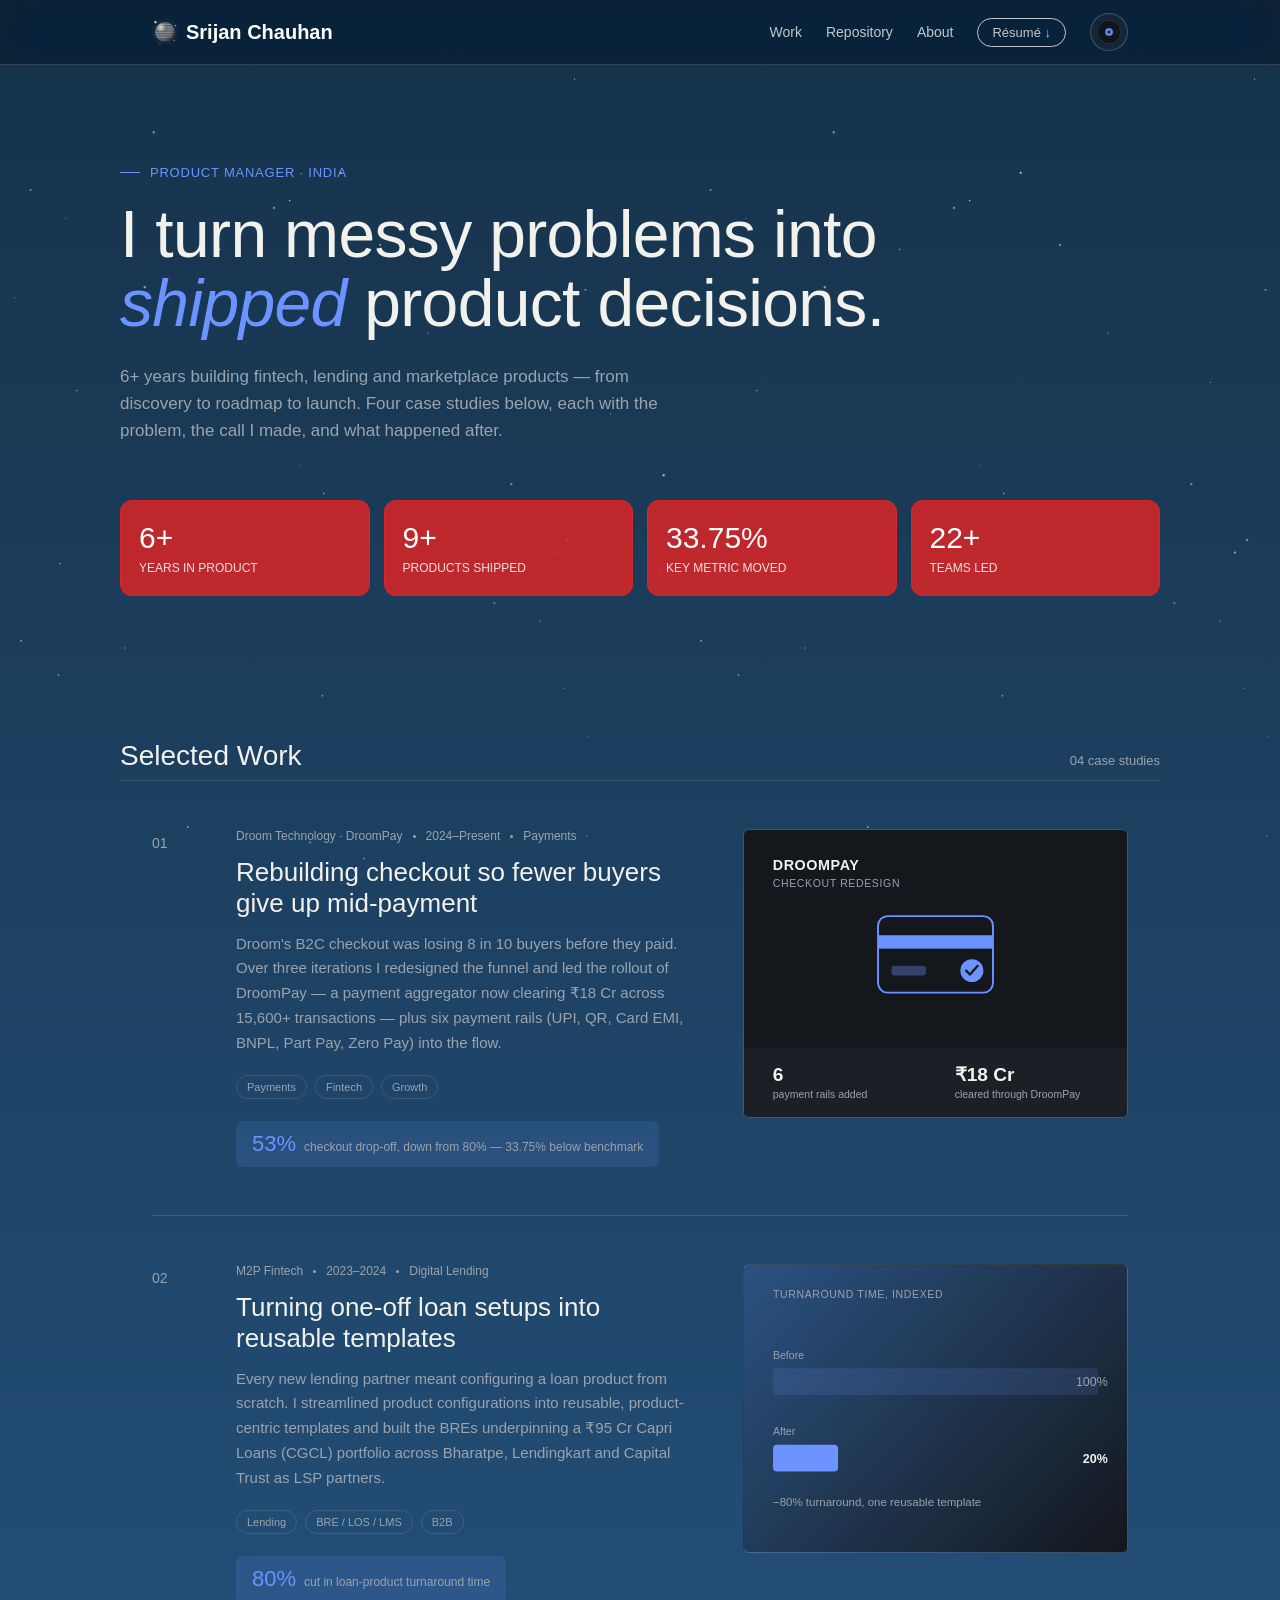
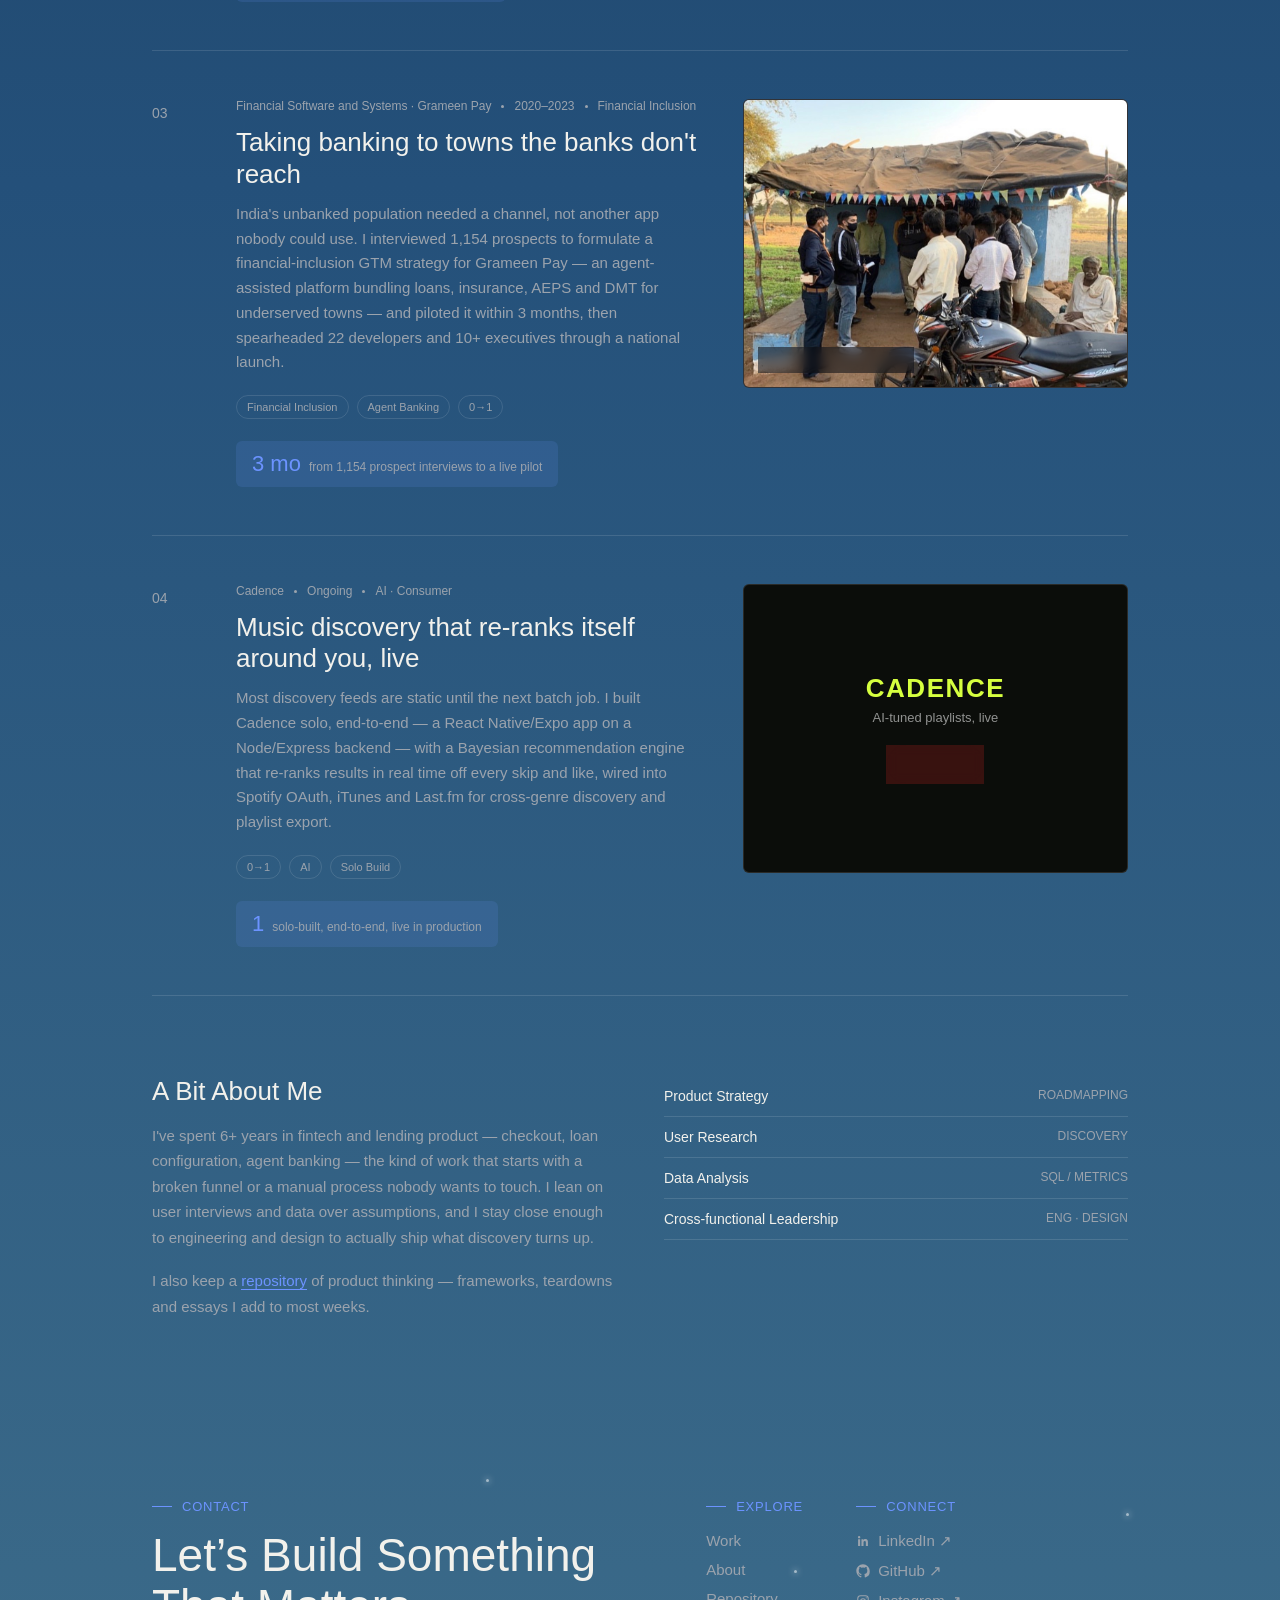
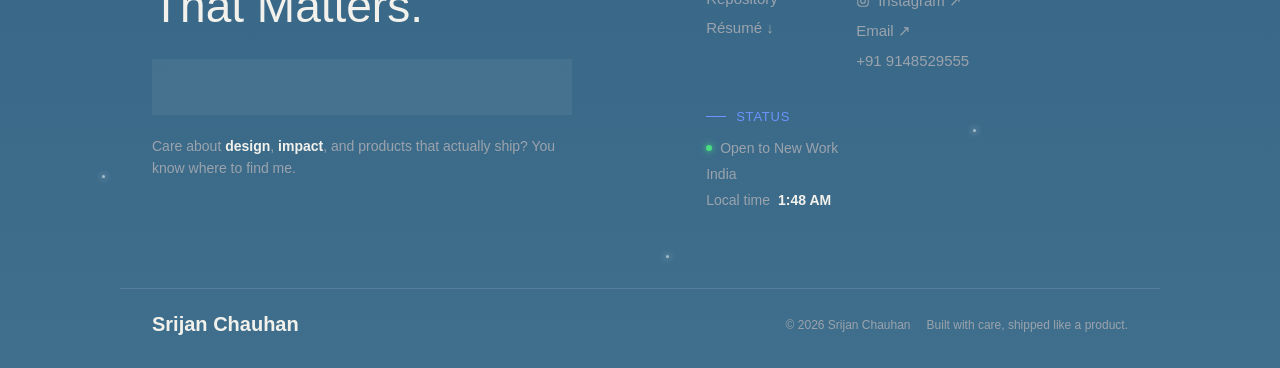
<file: index.html>
<!DOCTYPE html>
<html lang="en">
<head>
<meta charset="UTF-8">
<meta name="viewport" content="width=device-width, initial-scale=1.0">
<title>Srijan Chauhan — Product Work</title>
<meta name="description" content="Product management case studies and writing by Srijan Chauhan.">
<link rel="icon" type="image/svg+xml" href="data:image/svg+xml,%3Csvg xmlns='http://www.w3.org/2000/svg' viewBox='0 0 22 22'%3E%3Ccircle cx='11' cy='11' r='10.5' fill='%2316324a'/%3E%3Ccircle cx='11' cy='11' r='7' fill='%23c3c8d0'/%3E%3Ccircle cx='8.5' cy='8.5' r='1.6' fill='%23fff' opacity='.9'/%3E%3Ccircle cx='13.5' cy='9.5' r='1' fill='%236C93FF'/%3E%3Ccircle cx='9' cy='13.5' r='1' fill='%23ff4d4d'/%3E%3C/svg%3E">
<link rel="preconnect" href="https://api.fontshare.com">
<link href="https://api.fontshare.com/v2/css?f[]=switzer@400,500,600,700&display=swap" rel="stylesheet">
<link rel="stylesheet" href="assets/style.css">
</head>
<body>

<header>
  <nav class="wrap">
    <div class="logo-group">
      <button type="button" class="mirror-btn" aria-pressed="false" aria-label="Spin the mirror ball">
      <svg class="mirrorball" width="26" height="26" viewBox="0 0 22 22" aria-hidden="true">
        <defs>
          <clipPath id="ballClip"><circle cx="11" cy="11" r="8.5"/></clipPath>
          <filter id="bigGlow" x="-150%" y="-150%" width="400%" height="400%">
            <feGaussianBlur stdDeviation="2.2"/>
          </filter>
          <pattern id="facetPattern" x="0" y="0" width="2.2" height="2.2" patternUnits="userSpaceOnUse">
            <rect width="1.1" height="1.1" fill="#eef1f5" stroke="rgba(9,10,12,.45)" stroke-width=".08"/>
            <rect x="1.1" width="1.1" height="1.1" fill="#8d939b" stroke="rgba(9,10,12,.45)" stroke-width=".08"/>
            <rect y="1.1" width="1.1" height="1.1" fill="#c3c8d0" stroke="rgba(9,10,12,.45)" stroke-width=".08"/>
            <rect x="1.1" y="1.1" width="1.1" height="1.1" fill="#666b73" stroke="rgba(9,10,12,.45)" stroke-width=".08"/>
          </pattern>
          <radialGradient id="sphereShade" cx="30%" cy="26%" r="80%">
            <stop offset="0%" stop-color="#ffffff" stop-opacity=".75"/>
            <stop offset="30%" stop-color="#ffffff" stop-opacity="0"/>
            <stop offset="68%" stop-color="#05060a" stop-opacity="0"/>
            <stop offset="100%" stop-color="#05060a" stop-opacity=".62"/>
          </radialGradient>
        </defs>

        <circle cx="11" cy="11" r="9.6" fill="#fff" opacity=".1" filter="url(#bigGlow)"/>

        <g clip-path="url(#ballClip)" class="mirror-face">
          <animateTransform id="mirrorSpin" attributeName="transform" type="rotate" from="0 11 11" to="360 11 11" dur="2.2s" repeatCount="indefinite" begin="indefinite"/>
          <g>
            <animateTransform id="facetShimmer" attributeName="transform" type="translate" from="0 0" to="-4.4 0" dur="1.6s" repeatCount="indefinite"/>
            <rect x="-15" y="-15" width="52" height="52" fill="url(#facetPattern)"/>
          </g>
          <rect x="2.5" y="2.5" width="17" height="17" fill="url(#sphereShade)"/>
          <circle class="glint" cx="7" cy="8.6" r=".7" fill="#ffd23f" style="animation-delay:0s"/>
          <circle class="glint" cx="14.6" cy="7.4" r=".45" fill="#ff4d4d" style="animation-delay:.6s"/>
          <circle class="glint" cx="5.2" cy="13.6" r=".4" fill="#3fa9ff" style="animation-delay:1.2s"/>
          <circle class="glint" cx="15.8" cy="14.4" r=".5" fill="#ffd23f" style="animation-delay:1.8s"/>
          <circle class="glint" cx="10.2" cy="17.2" r=".4" fill="#ff4d4d" style="animation-delay:.3s"/>
        </g>
        <circle cx="11" cy="11" r="8.5" fill="none" stroke="rgba(0,0,0,.4)" stroke-width=".35"/>

        <path d="M2.6,1.4 Q3.7,2.5 4.8,2.6 Q3.7,2.7 2.6,3.8 Q2.5,2.7 1.4,2.6 Q2.5,2.5 2.6,1.4 Z" fill="#fff" opacity=".95"/>
        <path d="M19.6,4.8 Q20.3,5.5 21,5.6 Q20.3,5.7 19.6,6.4 Q19.5,5.7 18.8,5.6 Q19.5,5.5 19.6,4.8 Z" fill="#fff" opacity=".8"/>
        <path d="M18.6,17.4 Q19.15,17.95 19.7,18 Q19.15,18.05 18.6,18.6 Q18.55,18.05 18,18 Q18.55,17.95 18.6,17.4 Z" fill="#fff" opacity=".7"/>
        <path d="M6.6,20 Q7,20.4 7.4,20.45 Q7,20.5 6.6,20.9 Q6.55,20.5 6.15,20.45 Q6.55,20.4 6.6,20 Z" fill="#fff" opacity=".6"/>
      </svg>
      </button>
      <a href="index.html" class="logo">Srijan Chauhan</a>
    </div>
    <div class="nav-group">
      <div class="navlinks" id="navlinks">
        <a href="#work">Work</a>
        <a href="repository.html">Repository</a>
        <a href="#about">About</a>
        <a href="assets/resume.pdf" download="Srijan_Chauhan_Resume.pdf" class="cta">Résumé ↓</a>
      </div>
      <button class="music-btn" aria-pressed="false" aria-label="Toggle background music">
        <svg class="vinyl" width="26" height="26" viewBox="0 0 26 26" aria-hidden="true">
          <circle cx="13" cy="13" r="12" fill="#0B0D10"/>
          <circle cx="13" cy="13" r="11.5" fill="none" stroke="rgba(255,255,255,.18)" stroke-width="1"/>
          <circle cx="13" cy="13" r="9" fill="none" stroke="rgba(255,255,255,.12)" stroke-width=".75"/>
          <circle cx="13" cy="13" r="6.5" fill="none" stroke="rgba(255,255,255,.12)" stroke-width=".75"/>
          <circle cx="13" cy="13" r="4" fill="var(--signal)"/>
          <circle cx="13" cy="13" r="1.3" fill="#0B0D10"/>
        </svg>
      </button>
      <button class="nav-burger" aria-expanded="false" aria-controls="navlinks" aria-label="Toggle menu">
        <span></span><span></span><span></span>
      </button>
      <div class="player" id="player">
        <div class="pl-meta">
          <div class="pl-title">—</div>
          <div class="pl-artist">—</div>
        </div>
        <div class="pl-controls">
          <button class="pl-prev" aria-label="Previous track">◀◀</button>
          <button class="pl-play" aria-label="Play">▶</button>
          <button class="pl-next" aria-label="Next track">▶▶</button>
        </div>
        <span class="pl-pos">01/02</span>
        <button class="pl-close" aria-label="Close player">&times;</button>
      </div>
    </div>
  </nav>
</header>

<section class="hero wrap" id="top">
  <div class="eyebrow">Product Manager · India</div>
  <h1>I turn messy problems into <em>shipped</em> product decisions.</h1>
  <p class="hero-sub">
    6+ years building fintech, lending and marketplace products — from discovery to roadmap to launch.
    Four case studies below, each with the problem, the call I made, and what happened after.
  </p>
  <div class="hero-stats">
    <div class="stat"><div class="num">6+</div><div class="label">YEARS IN PRODUCT</div></div>
    <div class="stat"><div class="num">9+</div><div class="label">PRODUCTS SHIPPED</div></div>
    <div class="stat"><div class="num">33.75%</div><div class="label">KEY METRIC MOVED</div></div>
    <div class="stat"><div class="num">22+</div><div class="label">TEAMS LED</div></div>
  </div>
</section>

<section id="work">
  <div class="wrap section-head">
    <h2>Selected Work</h2>
    <div class="count">04 case studies</div>
  </div>

  <div class="wrap">

    <div class="project">
      <div class="idx">01</div>
      <div class="project-body">
        <div>
          <div class="meta-row">
            <span>Droom Technology · DroomPay</span><span class="dot"></span>
            <span>2024–Present</span><span class="dot"></span>
            <span>Payments</span>
          </div>
          <h3>Rebuilding checkout so fewer buyers give up mid-payment</h3>
          <p>Droom's B2C checkout was losing 8 in 10 buyers before they paid. Over three iterations I redesigned the funnel and led the rollout of DroomPay — a payment aggregator now clearing ₹18 Cr across 15,600+ transactions — plus six payment rails (UPI, QR, Card EMI, BNPL, Part Pay, Zero Pay) into the flow.</p>
          <div class="tags">
            <span class="tag">Payments</span>
            <span class="tag">Fintech</span>
            <span class="tag">Growth</span>
          </div>
          <div class="impact"><span class="num">53%</span><span class="label">checkout drop-off, down from 80% — 33.75% below benchmark</span></div>
        </div>
        <div class="project-media project-media-brand">
          <img src="assets/images/droompay-checkout.svg" alt="DroomPay checkout redesign: six payment rails added, ₹18 Cr cleared">
        </div>
      </div>
    </div>

    <div class="project">
      <div class="idx">02</div>
      <div class="project-body">
        <div>
          <div class="meta-row">
            <span>M2P Fintech</span><span class="dot"></span>
            <span>2023–2024</span><span class="dot"></span>
            <span>Digital Lending</span>
          </div>
          <h3>Turning one-off loan setups into reusable templates</h3>
          <p>Every new lending partner meant configuring a loan product from scratch. I streamlined product configurations into reusable, product-centric templates and built the BREs underpinning a ₹95 Cr Capri Loans (CGCL) portfolio across Bharatpe, Lendingkart and Capital Trust as LSP partners.</p>
          <div class="tags">
            <span class="tag">Lending</span>
            <span class="tag">BRE / LOS / LMS</span>
            <span class="tag">B2B</span>
          </div>
          <div class="impact"><span class="num">80%</span><span class="label">cut in loan-product turnaround time</span></div>
        </div>
        <div class="project-media">
          <svg viewBox="0 0 400 300" role="img" aria-label="Loan-product turnaround time cut by 80 percent, indexed to a 100 percent baseline">
            <text x="30" y="34" class="chart-title">TURNAROUND TIME, INDEXED</text>
            <text x="30" y="98" class="chart-tick">Before</text>
            <rect x="30" y="108" width="340" height="28" rx="4" class="chart-bar-base"/>
            <text x="380" y="127" class="chart-value" text-anchor="end">100%</text>
            <text x="30" y="178" class="chart-tick">After</text>
            <rect x="30" y="188" width="68" height="28" rx="4" class="chart-bar-hi"/>
            <text x="380" y="207" class="chart-value chart-value-end" text-anchor="end">20%</text>
            <text x="30" y="252" class="chart-annotation">−80% turnaround, one reusable template</text>
          </svg>
        </div>
      </div>
    </div>

    <div class="project" data-project="grameen-pay">
      <div class="idx">03</div>
      <div class="project-body">
        <div>
          <div class="meta-row">
            <span>Financial Software and Systems · Grameen Pay</span><span class="dot"></span>
            <span>2020–2023</span><span class="dot"></span>
            <span>Financial Inclusion</span>
          </div>
          <h3>Taking banking to towns the banks don't reach</h3>
          <p>India's unbanked population needed a channel, not another app nobody could use. I interviewed 1,154 prospects to formulate a financial-inclusion GTM strategy for Grameen Pay — an agent-assisted platform bundling loans, insurance, AEPS and DMT for underserved towns — and piloted it within 3 months, then spearheaded 22 developers and 10+ executives through a national launch.</p>
          <div class="tags">
            <span class="tag">Financial Inclusion</span>
            <span class="tag">Agent Banking</span>
            <span class="tag">0→1</span>
          </div>
          <div class="impact"><span class="num">3 mo</span><span class="label">from 1,154 prospect interviews to a live pilot</span></div>
        </div>
        <a class="project-media project-media-hero" href="grameen-pay.html" aria-label="Open the full Grameen Pay case study">
          <img src="assets/images/grameen-pay/field-7.jpg" alt="Field research interview under a village shelter, Grameen Pay">
          <span class="hero-media-cta">View full case study ↗</span>
        </a>
      </div>
    </div>

    <div class="project">
      <div class="idx">04</div>
      <div class="project-body">
        <div>
          <div class="meta-row">
            <span>Cadence</span><span class="dot"></span>
            <span>Ongoing</span><span class="dot"></span>
            <span>AI · Consumer</span>
          </div>
          <h3>Music discovery that re-ranks itself around you, live</h3>
          <p>Most discovery feeds are static until the next batch job. I built Cadence solo, end-to-end — a React Native/Expo app on a Node/Express backend — with a Bayesian recommendation engine that re-ranks results in real time off every skip and like, wired into Spotify OAuth, iTunes and Last.fm for cross-genre discovery and playlist export.</p>
          <div class="tags">
            <span class="tag">0→1</span>
            <span class="tag">AI</span>
            <span class="tag">Solo Build</span>
          </div>
          <div class="impact"><span class="num">1</span><span class="label">solo-built, end-to-end, live in production</span></div>
        </div>
        <button type="button" class="project-media live-app-trigger" data-app-url="https://srijanchauhan.github.io/cadence/" data-app-title="Cadence — live app: personality-driven playlist generator" aria-haspopup="dialog" aria-label="Try Cadence live, opens in a popup">
          <span class="cadence-logo">CADENCE</span>
          <span class="cadence-tagline">AI-tuned playlists, live</span>
          <span class="live-app-btn">Try it</span>
        </button>
      </div>
    </div>

  </div>
</section>

<section id="about" class="about">
  <div class="wrap about-grid">
    <div>
      <h2>A Bit About Me</h2>
      <p>I've spent 6+ years in fintech and lending product — checkout, loan configuration, agent banking — the kind of work that starts with a broken funnel or a manual process nobody wants to touch. I lean on user interviews and data over assumptions, and I stay close enough to engineering and design to actually ship what discovery turns up.</p>
      <p style="margin-top:18px;">I also keep a <a href="repository.html" style="color:var(--signal); border-bottom:1px solid var(--signal);">repository</a> of product thinking — frameworks, teardowns and essays I add to most weeks.</p>
    </div>
    <div>
      <ul class="skills">
        <li><span>Product Strategy</span><span>ROADMAPPING</span></li>
        <li><span>User Research</span><span>DISCOVERY</span></li>
        <li><span>Data Analysis</span><span>SQL / METRICS</span></li>
        <li><span>Cross-functional Leadership</span><span>ENG · DESIGN</span></li>
      </ul>
    </div>
  </div>
</section>

<footer id="contact">
  <div class="footer-dots" aria-hidden="true">
    <i></i><i></i><i></i><i></i><i></i><i></i>
  </div>
  <div class="wrap footer-top">
    <div class="footer-main">
      <div class="eyebrow">Contact</div>
      <h2>Let&rsquo;s Build Something<br>That Matters.</h2>
      <a class="footer-email" href="mailto:srijan.pgp18151@iimkashipur.ac.in">
        <span>srijan.pgp18151@iimkashipur.ac.in</span>
        <svg width="16" height="16" viewBox="0 0 24 24" fill="none" stroke="currentColor" stroke-width="2"><path d="M5 12h14M13 6l6 6-6 6"/></svg>
      </a>
      <p class="footer-note">Care about <strong>design</strong>, <strong>impact</strong>, and products that actually
        ship? You know where to find me.</p>
    </div>
    <div class="footer-cols">
      <div class="footer-col">
        <div class="eyebrow">Explore</div>
        <a href="#work">Work</a>
        <a href="#about">About</a>
        <a href="repository.html">Repository</a>
        <a href="assets/resume.pdf" download="Srijan_Chauhan_Resume.pdf">Résumé ↓</a>
      </div>
      <div class="footer-col">
        <div class="eyebrow">Connect</div>
        <a class="icon-link" href="https://www.linkedin.com/in/srijanchauhan/" target="_blank" rel="noopener">
          <svg width="14" height="14" viewBox="0 0 24 24" fill="currentColor" aria-hidden="true"><path d="M20.45 20.45h-3.55v-5.57c0-1.33-.02-3.04-1.85-3.04-1.85 0-2.14 1.45-2.14 2.94v5.67H9.36V9h3.41v1.56h.05c.48-.9 1.64-1.85 3.38-1.85 3.6 0 4.27 2.37 4.27 5.46v6.28zM5.34 7.43a2.06 2.06 0 1 1 0-4.12 2.06 2.06 0 0 1 0 4.12zM7.12 20.45H3.56V9h3.56v11.45z"/></svg>
          LinkedIn ↗
        </a>
        <a class="icon-link" href="https://github.com/SrijanChauhan" target="_blank" rel="noopener">
          <svg width="14" height="14" viewBox="0 0 24 24" fill="currentColor" aria-hidden="true"><path d="M12 .5C5.73.5.5 5.73.5 12c0 5.09 3.29 9.4 7.86 10.93.58.1.79-.25.79-.56 0-.27-.01-1.17-.02-2.12-3.2.7-3.88-1.36-3.88-1.36-.53-1.34-1.29-1.7-1.29-1.7-1.05-.72.08-.71.08-.71 1.17.08 1.78 1.2 1.78 1.2 1.03 1.77 2.7 1.26 3.36.96.1-.75.4-1.26.73-1.55-2.55-.29-5.23-1.28-5.23-5.68 0-1.25.45-2.28 1.19-3.08-.12-.29-.52-1.46.11-3.04 0 0 .97-.31 3.18 1.18a11 11 0 0 1 5.79 0c2.2-1.49 3.17-1.18 3.17-1.18.63 1.58.23 2.75.11 3.04.74.8 1.19 1.83 1.19 3.08 0 4.41-2.69 5.38-5.25 5.67.41.36.78 1.08.78 2.17 0 1.57-.01 2.83-.01 3.22 0 .31.21.67.8.56A10.51 10.51 0 0 0 23.5 12C23.5 5.73 18.27.5 12 .5z"/></svg>
          GitHub ↗
        </a>
        <a class="icon-link" href="https://www.instagram.com/srijanchauhan/" target="_blank" rel="noopener">
          <svg width="14" height="14" viewBox="0 0 24 24" fill="none" stroke="currentColor" stroke-width="1.8" aria-hidden="true"><rect x="3" y="3" width="18" height="18" rx="5"/><circle cx="12" cy="12" r="4"/><circle cx="17.5" cy="6.5" r="1" fill="currentColor" stroke="none"/></svg>
          Instagram ↗
        </a>
        <a href="mailto:srijan.pgp18151@iimkashipur.ac.in">Email ↗</a>
        <a href="tel:+919148529555">+91 9148529555</a>
      </div>
      <div class="footer-col footer-status">
        <div class="eyebrow">Status</div>
        <span class="status-line"><i class="status-dot"></i>Open to New Work</span>
        <span class="status-line">India</span>
        <span class="status-line">Local time <strong id="local-time">—</strong></span>
      </div>
    </div>
  </div>
  <div class="wrap footer-bottom">
    <a href="index.html" class="logo">Srijan Chauhan</a>
    <div class="copyright">
      <span>© 2026 Srijan Chauhan</span>
      <span>Built with care, shipped like a product.</span>
    </div>
  </div>
</footer>

<nav class="rail" aria-label="Section navigator">
  <div class="rail-current">Hero</div>
  <ol class="rail-ticks">
    <li><a href="#top" data-label="Hero" class="active" aria-label="Jump to Hero"></a></li>
    <li><a href="#work" data-label="Work" aria-label="Jump to Work"></a></li>
    <li><a href="#about" data-label="About" aria-label="Jump to About"></a></li>
    <li><a href="#contact" data-label="Contact" aria-label="Jump to Contact"></a></li>
  </ol>
  <div class="rail-labels">
    <a href="#top" data-label="Hero" class="active">Hero</a>
    <a href="#work" data-label="Work">Work</a>
    <a href="#about" data-label="About">About</a>
    <a href="#contact" data-label="Contact">Contact</a>
  </div>
</nav>

<audio id="ambient" preload="none"></audio>
<script src="assets/music.js"></script>
<script src="assets/nav.js"></script>
<script src="assets/story-modal.js"></script>

</body>
</html>
</file>
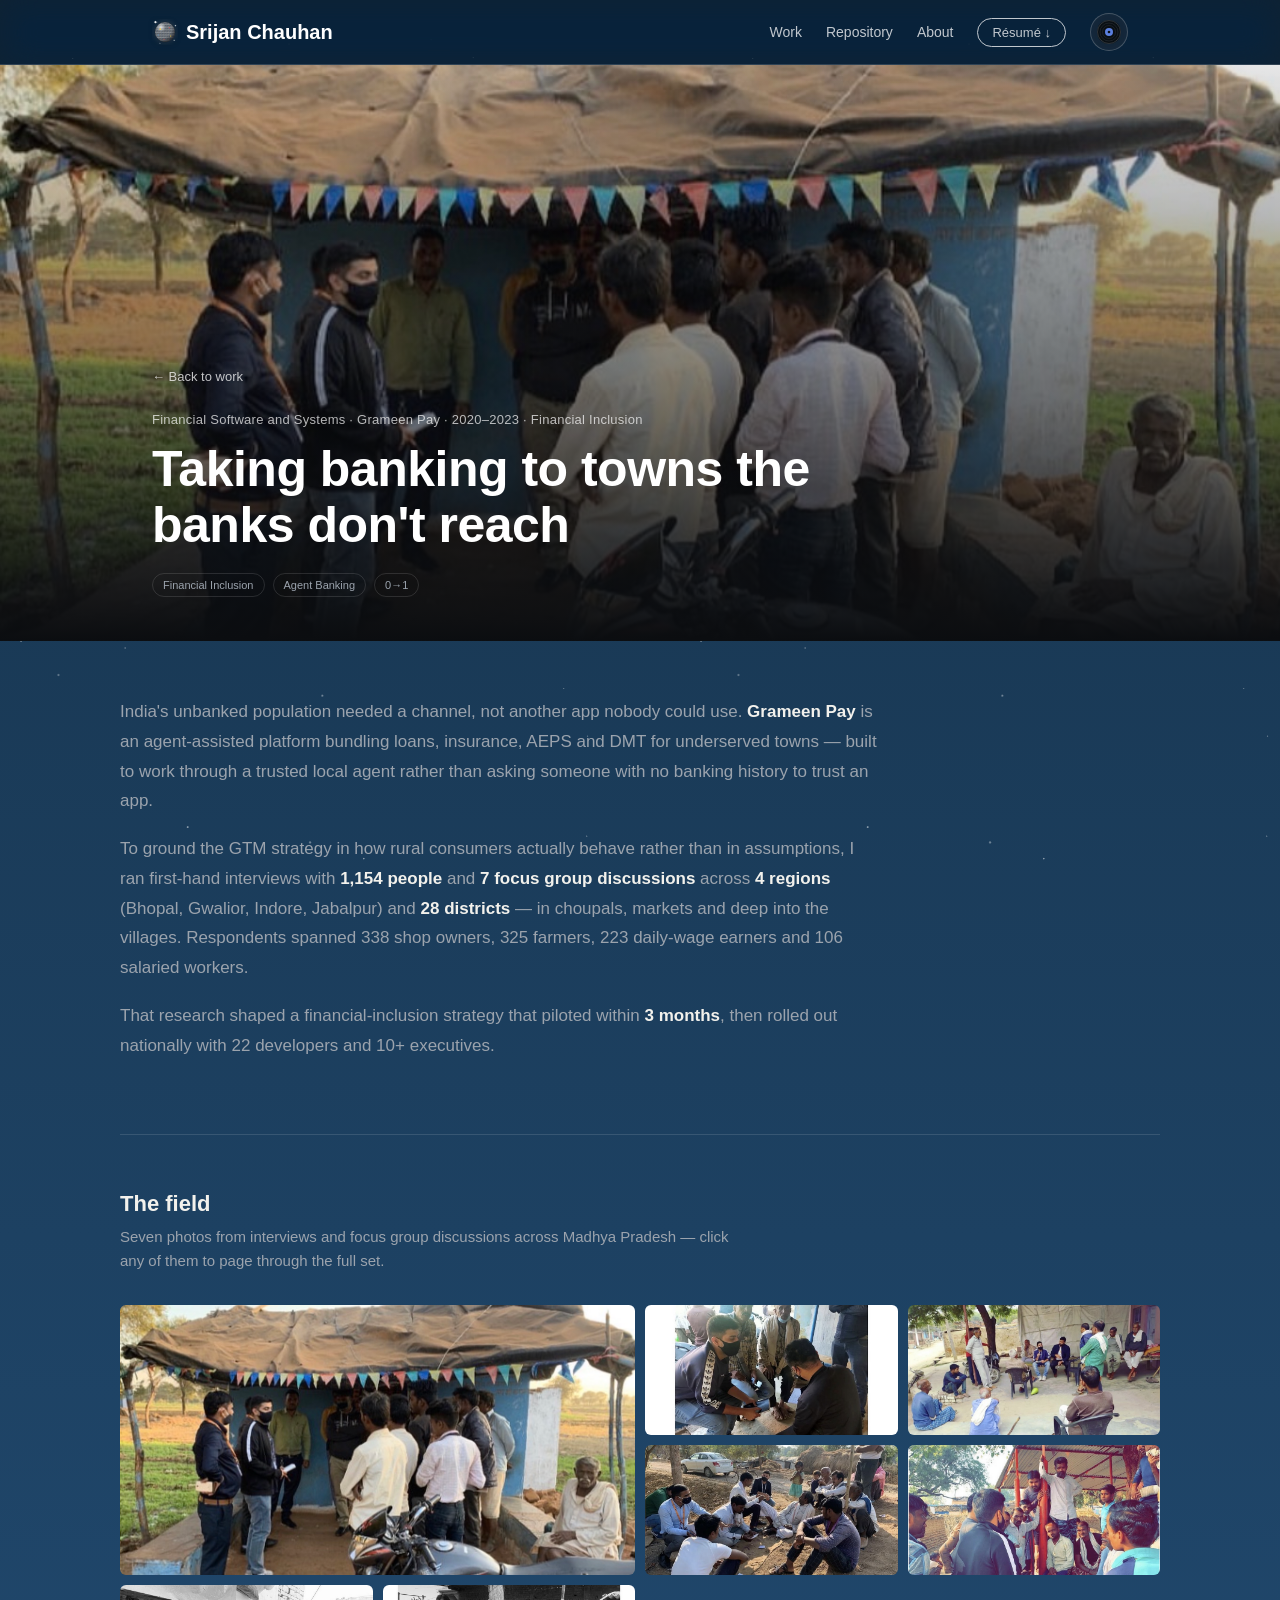
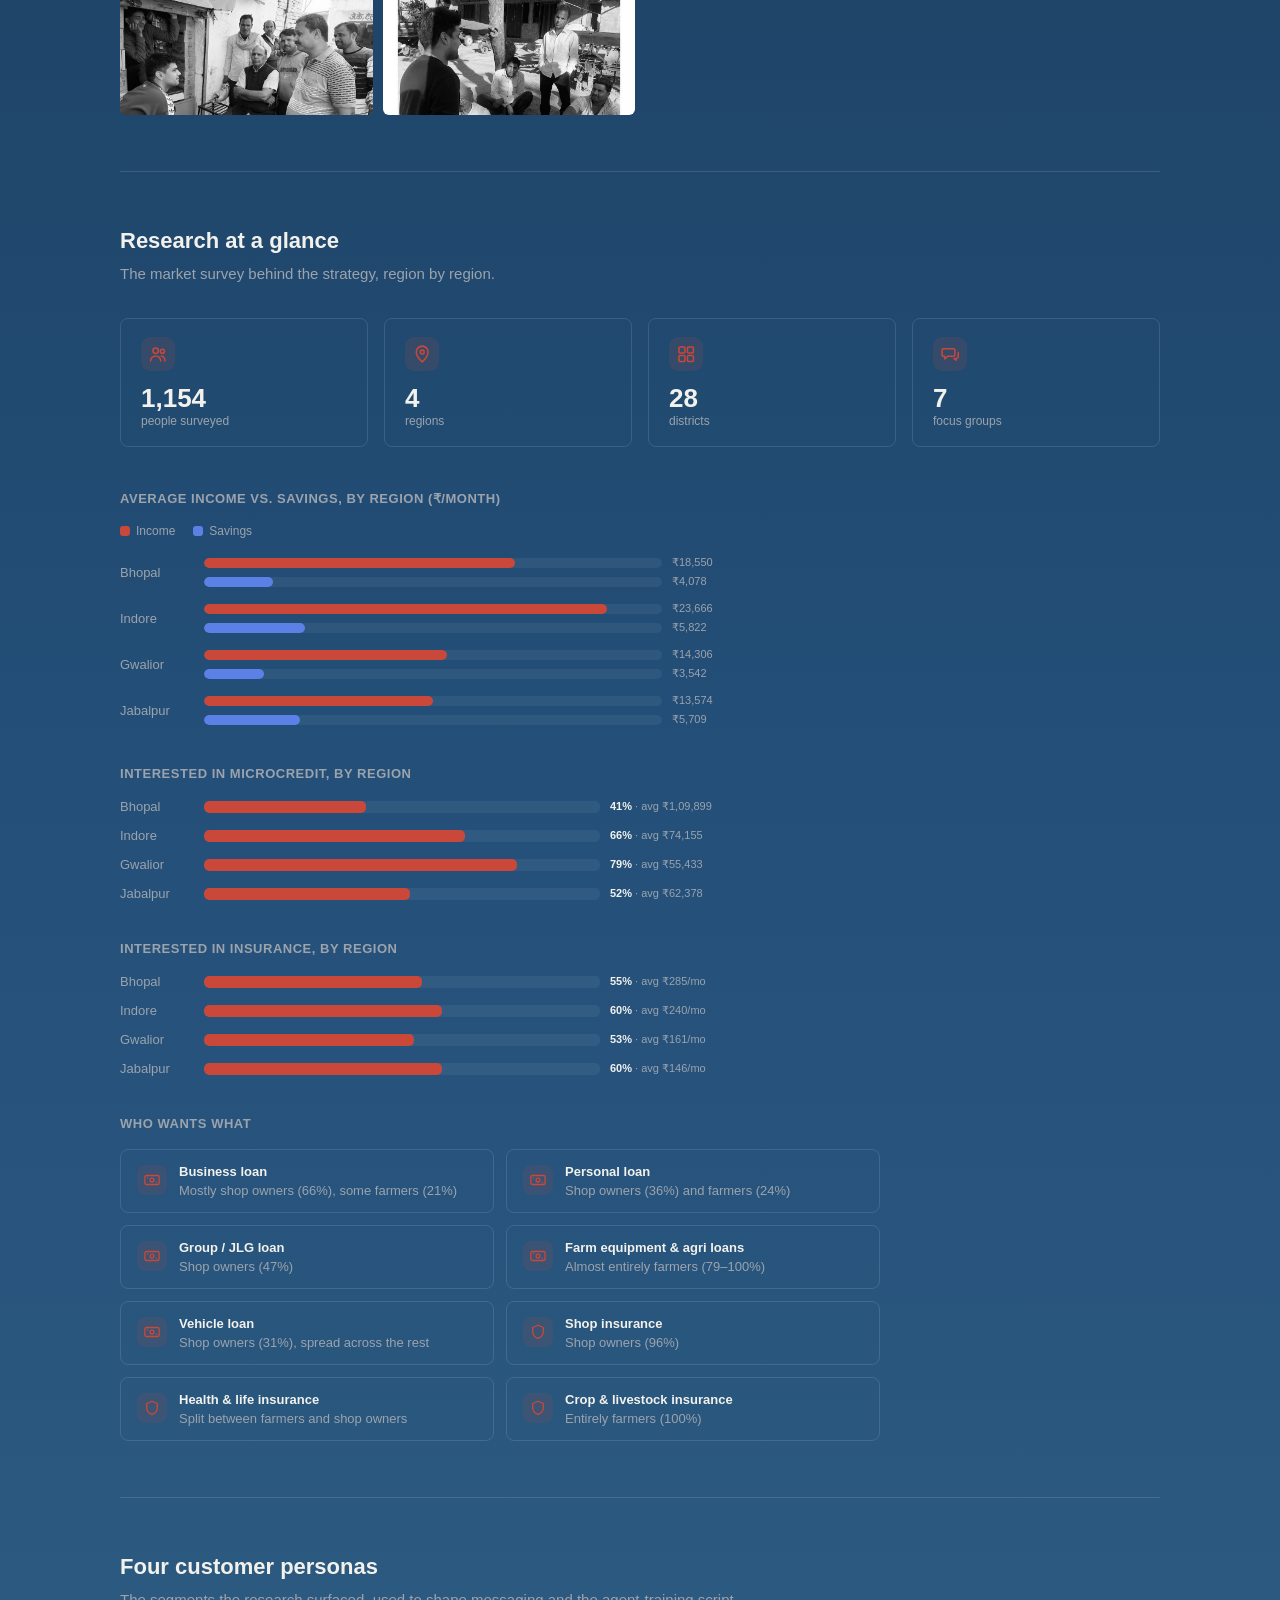
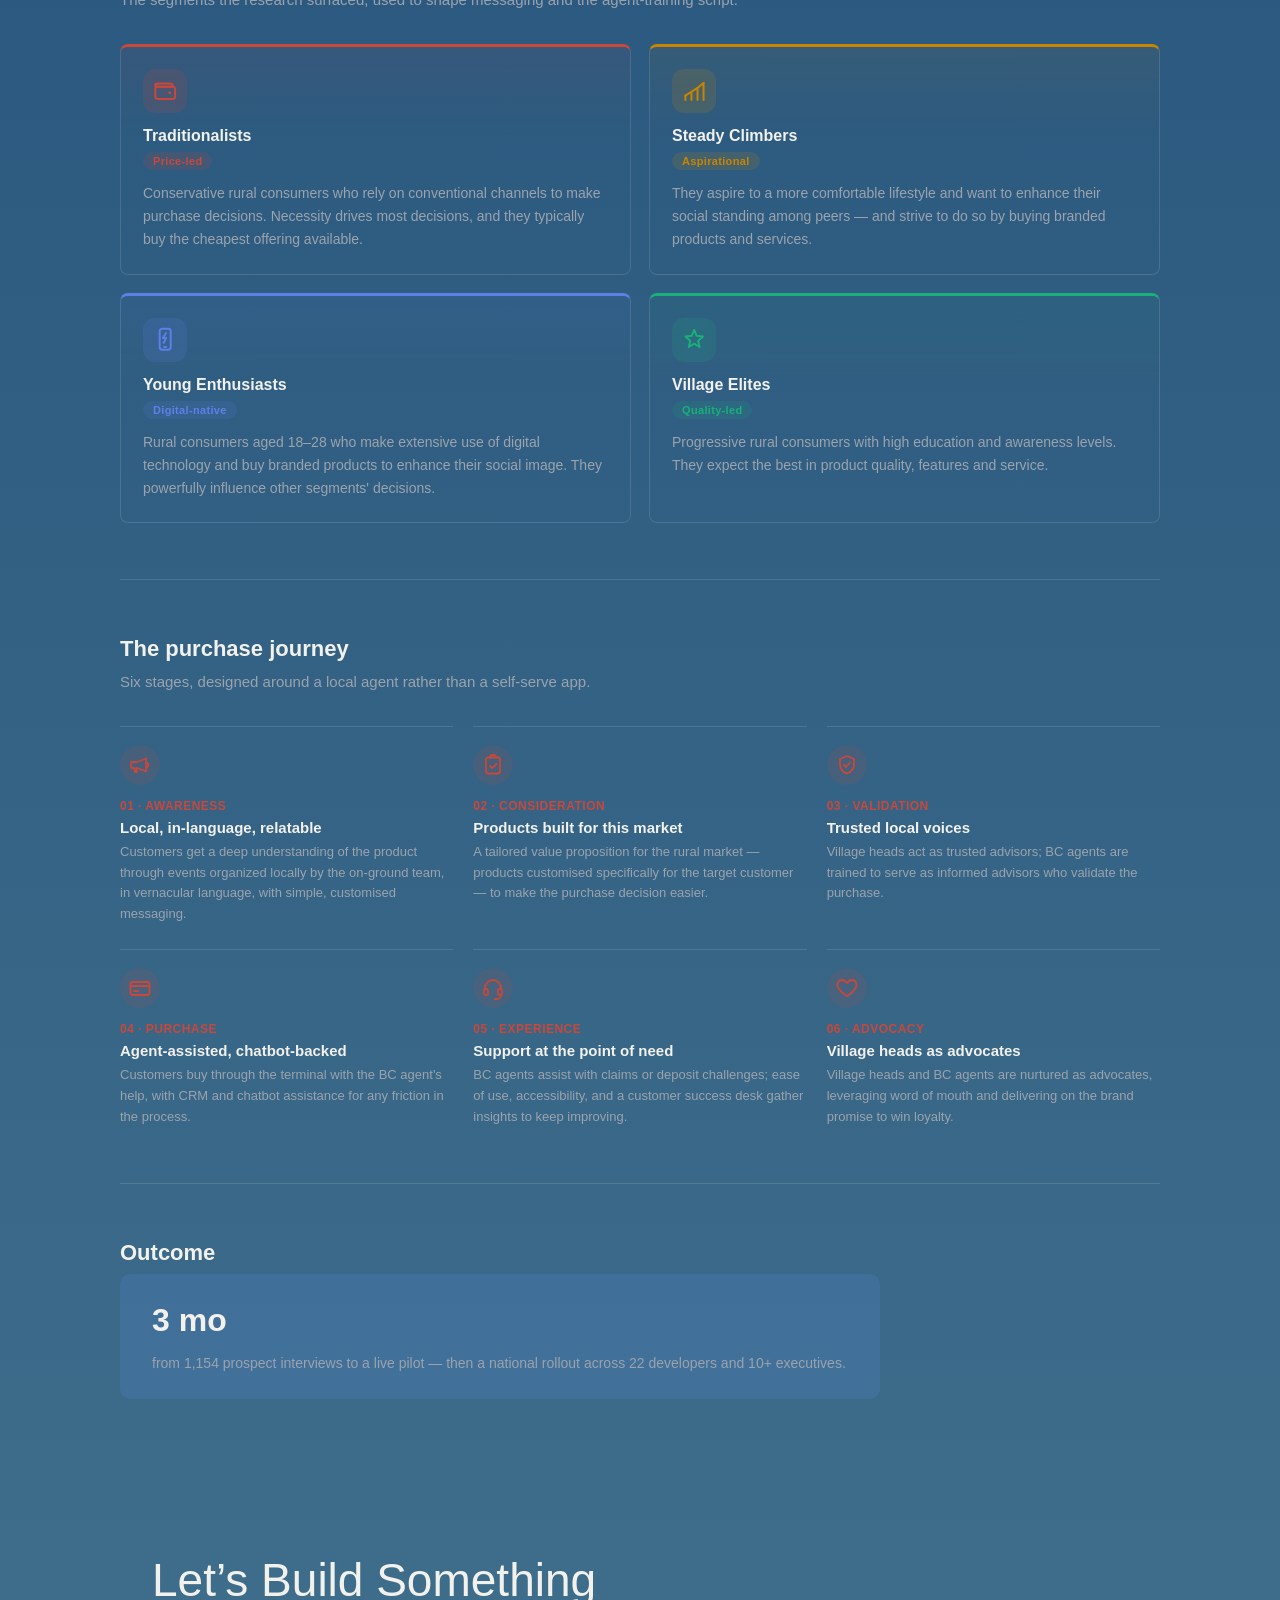
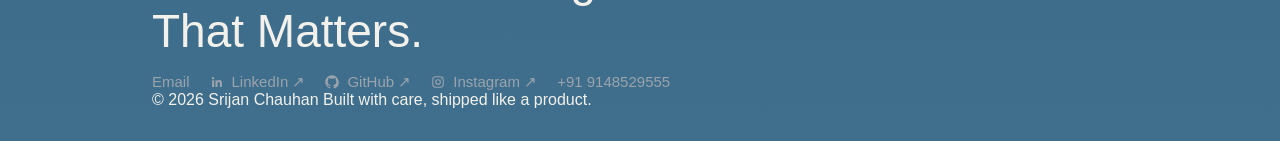
<file: grameen-pay.html>
<!DOCTYPE html>
<html lang="en">
<head>
<meta charset="UTF-8">
<meta name="viewport" content="width=device-width, initial-scale=1.0">
<title>Grameen Pay — Srijan Chauhan</title>
<meta name="description" content="Taking banking to towns the banks don't reach: the full Grameen Pay case study — field research, market survey and GTM strategy.">
<link rel="icon" type="image/svg+xml" href="data:image/svg+xml,%3Csvg xmlns='http://www.w3.org/2000/svg' viewBox='0 0 22 22'%3E%3Ccircle cx='11' cy='11' r='10.5' fill='%2316324a'/%3E%3Ccircle cx='11' cy='11' r='7' fill='%23c3c8d0'/%3E%3Ccircle cx='8.5' cy='8.5' r='1.6' fill='%23fff' opacity='.9'/%3E%3Ccircle cx='13.5' cy='9.5' r='1' fill='%236C93FF'/%3E%3Ccircle cx='9' cy='13.5' r='1' fill='%23ff4d4d'/%3E%3C/svg%3E">
<link rel="preconnect" href="https://api.fontshare.com">
<link href="https://api.fontshare.com/v2/css?f[]=switzer@400,500,600,700&display=swap" rel="stylesheet">
<link rel="stylesheet" href="assets/style.css">
</head>
<body>

<header>
  <nav class="wrap">
    <div class="logo-group">
      <button type="button" class="mirror-btn" aria-pressed="false" aria-label="Spin the mirror ball">
      <svg class="mirrorball" width="26" height="26" viewBox="0 0 22 22" aria-hidden="true">
        <defs>
          <clipPath id="ballClip"><circle cx="11" cy="11" r="8.5"/></clipPath>
          <filter id="bigGlow" x="-150%" y="-150%" width="400%" height="400%">
            <feGaussianBlur stdDeviation="2.2"/>
          </filter>
          <pattern id="facetPattern" x="0" y="0" width="2.2" height="2.2" patternUnits="userSpaceOnUse">
            <rect width="1.1" height="1.1" fill="#eef1f5" stroke="rgba(9,10,12,.45)" stroke-width=".08"/>
            <rect x="1.1" width="1.1" height="1.1" fill="#8d939b" stroke="rgba(9,10,12,.45)" stroke-width=".08"/>
            <rect y="1.1" width="1.1" height="1.1" fill="#c3c8d0" stroke="rgba(9,10,12,.45)" stroke-width=".08"/>
            <rect x="1.1" y="1.1" width="1.1" height="1.1" fill="#666b73" stroke="rgba(9,10,12,.45)" stroke-width=".08"/>
          </pattern>
          <radialGradient id="sphereShade" cx="30%" cy="26%" r="80%">
            <stop offset="0%" stop-color="#ffffff" stop-opacity=".75"/>
            <stop offset="30%" stop-color="#ffffff" stop-opacity="0"/>
            <stop offset="68%" stop-color="#05060a" stop-opacity="0"/>
            <stop offset="100%" stop-color="#05060a" stop-opacity=".62"/>
          </radialGradient>
        </defs>

        <circle cx="11" cy="11" r="9.6" fill="#fff" opacity=".1" filter="url(#bigGlow)"/>

        <g clip-path="url(#ballClip)" class="mirror-face">
          <animateTransform id="mirrorSpin" attributeName="transform" type="rotate" from="0 11 11" to="360 11 11" dur="2.2s" repeatCount="indefinite" begin="indefinite"/>
          <g>
            <animateTransform id="facetShimmer" attributeName="transform" type="translate" from="0 0" to="-4.4 0" dur="1.6s" repeatCount="indefinite"/>
            <rect x="-15" y="-15" width="52" height="52" fill="url(#facetPattern)"/>
          </g>
          <rect x="2.5" y="2.5" width="17" height="17" fill="url(#sphereShade)"/>
          <circle class="glint" cx="7" cy="8.6" r=".7" fill="#ffd23f" style="animation-delay:0s"/>
          <circle class="glint" cx="14.6" cy="7.4" r=".45" fill="#ff4d4d" style="animation-delay:.6s"/>
          <circle class="glint" cx="5.2" cy="13.6" r=".4" fill="#3fa9ff" style="animation-delay:1.2s"/>
          <circle class="glint" cx="15.8" cy="14.4" r=".5" fill="#ffd23f" style="animation-delay:1.8s"/>
          <circle class="glint" cx="10.2" cy="17.2" r=".4" fill="#ff4d4d" style="animation-delay:.3s"/>
        </g>
        <circle cx="11" cy="11" r="8.5" fill="none" stroke="rgba(0,0,0,.4)" stroke-width=".35"/>

        <path d="M2.6,1.4 Q3.7,2.5 4.8,2.6 Q3.7,2.7 2.6,3.8 Q2.5,2.7 1.4,2.6 Q2.5,2.5 2.6,1.4 Z" fill="#fff" opacity=".95"/>
        <path d="M19.6,4.8 Q20.3,5.5 21,5.6 Q20.3,5.7 19.6,6.4 Q19.5,5.7 18.8,5.6 Q19.5,5.5 19.6,4.8 Z" fill="#fff" opacity=".8"/>
        <path d="M18.6,17.4 Q19.15,17.95 19.7,18 Q19.15,18.05 18.6,18.6 Q18.55,18.05 18,18 Q18.55,17.95 18.6,17.4 Z" fill="#fff" opacity=".7"/>
        <path d="M6.6,20 Q7,20.4 7.4,20.45 Q7,20.5 6.6,20.9 Q6.55,20.5 6.15,20.45 Q6.55,20.4 6.6,20 Z" fill="#fff" opacity=".6"/>
      </svg>
      </button>
      <a href="index.html" class="logo">Srijan Chauhan</a>
    </div>
    <div class="nav-group">
      <div class="navlinks" id="navlinks">
        <a href="index.html#work">Work</a>
        <a href="repository.html">Repository</a>
        <a href="index.html#about">About</a>
        <a href="assets/resume.pdf" download="Srijan_Chauhan_Resume.pdf" class="cta">Résumé ↓</a>
      </div>
      <button class="music-btn" aria-pressed="false" aria-label="Toggle background music">
        <svg class="vinyl" width="26" height="26" viewBox="0 0 26 26" aria-hidden="true">
          <circle cx="13" cy="13" r="12" fill="#0B0D10"/>
          <circle cx="13" cy="13" r="11.5" fill="none" stroke="rgba(255,255,255,.18)" stroke-width="1"/>
          <circle cx="13" cy="13" r="9" fill="none" stroke="rgba(255,255,255,.12)" stroke-width=".75"/>
          <circle cx="13" cy="13" r="6.5" fill="none" stroke="rgba(255,255,255,.12)" stroke-width=".75"/>
          <circle cx="13" cy="13" r="4" fill="var(--signal)"/>
          <circle cx="13" cy="13" r="1.3" fill="#0B0D10"/>
        </svg>
      </button>
      <button class="nav-burger" aria-expanded="false" aria-controls="navlinks" aria-label="Toggle menu">
        <span></span><span></span><span></span>
      </button>
      <div class="player" id="player">
        <div class="pl-meta">
          <div class="pl-title">—</div>
          <div class="pl-artist">—</div>
        </div>
        <div class="pl-controls">
          <button class="pl-prev" aria-label="Previous track">◀◀</button>
          <button class="pl-play" aria-label="Play">▶</button>
          <button class="pl-next" aria-label="Next track">▶▶</button>
        </div>
        <span class="pl-pos">01/02</span>
        <button class="pl-close" aria-label="Close player">&times;</button>
      </div>
    </div>
  </nav>
</header>

<section class="gp-hero">
  <img src="assets/images/grameen-pay/field-7.jpg" alt="Field interview under a village shelter, Grameen Pay market survey, Madhya Pradesh">
  <div class="wrap gp-hero-content">
    <a href="index.html#work" class="gp-back">← Back to work</a>
    <div class="gp-hero-meta">Financial Software and Systems · Grameen Pay · 2020–2023 · Financial Inclusion</div>
    <h1>Taking banking to towns the banks don't reach</h1>
    <div class="gp-hero-tags">
      <span class="tag">Financial Inclusion</span>
      <span class="tag">Agent Banking</span>
      <span class="tag">0→1</span>
    </div>
  </div>
</section>

<div class="wrap gp-section gp-intro">
  <p>India's unbanked population needed a channel, not another app nobody could use. <strong>Grameen Pay</strong> is an agent-assisted platform bundling loans, insurance, AEPS and DMT for underserved towns — built to work through a trusted local agent rather than asking someone with no banking history to trust an app.</p>
  <p>To ground the GTM strategy in how rural consumers actually behave rather than in assumptions, I ran first-hand interviews with <strong>1,154 people</strong> and <strong>7 focus group discussions</strong> across <strong>4 regions</strong> (Bhopal, Gwalior, Indore, Jabalpur) and <strong>28 districts</strong> — in choupals, markets and deep into the villages. Respondents spanned 338 shop owners, 325 farmers, 223 daily-wage earners and 106 salaried workers.</p>
  <p>That research shaped a financial-inclusion strategy that piloted within <strong>3 months</strong>, then rolled out nationally with 22 developers and 10+ executives.</p>
</div>

<div class="wrap gp-section">
  <h2>The field</h2>
  <p class="gp-lede">Seven photos from interviews and focus group discussions across Madhya Pradesh — click any of them to page through the full set.</p>
  <div class="gp-gallery">
    <button type="button" class="photo-story-trigger" data-story="grameen-pay" data-story-index="0" aria-label="Open photo 1 of 7"><img src="assets/images/grameen-pay/field-7.jpg" alt="" loading="lazy"></button>
    <button type="button" class="photo-story-trigger" data-story="grameen-pay" data-story-index="1" aria-label="Open photo 2 of 7"><img src="assets/images/grameen-pay/field-1.jpg" alt="" loading="lazy"></button>
    <button type="button" class="photo-story-trigger" data-story="grameen-pay" data-story-index="2" aria-label="Open photo 3 of 7"><img src="assets/images/grameen-pay/field-6.jpg" alt="" loading="lazy"></button>
    <button type="button" class="photo-story-trigger" data-story="grameen-pay" data-story-index="3" aria-label="Open photo 4 of 7"><img src="assets/images/grameen-pay/field-5.jpg" alt="" loading="lazy"></button>
    <button type="button" class="photo-story-trigger" data-story="grameen-pay" data-story-index="4" aria-label="Open photo 5 of 7"><img src="assets/images/grameen-pay/field-4.jpg" alt="" loading="lazy"></button>
    <button type="button" class="photo-story-trigger" data-story="grameen-pay" data-story-index="5" aria-label="Open photo 6 of 7"><img src="assets/images/grameen-pay/field-3.jpg" alt="" loading="lazy"></button>
    <button type="button" class="photo-story-trigger" data-story="grameen-pay" data-story-index="6" aria-label="Open photo 7 of 7"><img src="assets/images/grameen-pay/field-2.jpg" alt="" loading="lazy"></button>
  </div>
</div>

<div class="wrap gp-section">
  <h2>Research at a glance</h2>
  <p class="gp-lede">The market survey behind the strategy, region by region.</p>

  <div class="gp-stats">
    <div class="gp-stat">
      <span class="gp-icon-badge gp-icon-sm" aria-hidden="true"><svg viewBox="0 0 24 24" fill="none" stroke="currentColor" stroke-width="1.8" stroke-linecap="round" stroke-linejoin="round"><circle cx="9" cy="8" r="3.2"/><path d="M3 20c0-3.3 2.7-6 6-6s6 2.7 6 6"/><circle cx="17" cy="8.5" r="2.4"/><path d="M15.5 14.2c2.6.4 4.5 2.7 4.5 5.8"/></svg></span>
      <span class="num">1,154</span><span class="label">people surveyed</span>
    </div>
    <div class="gp-stat">
      <span class="gp-icon-badge gp-icon-sm" aria-hidden="true"><svg viewBox="0 0 24 24" fill="none" stroke="currentColor" stroke-width="1.8" stroke-linecap="round" stroke-linejoin="round"><path d="M12 21s7-6.1 7-11.5A7 7 0 0 0 5 9.5C5 14.9 12 21 12 21Z"/><circle cx="12" cy="9.5" r="2.3"/></svg></span>
      <span class="num">4</span><span class="label">regions</span>
    </div>
    <div class="gp-stat">
      <span class="gp-icon-badge gp-icon-sm" aria-hidden="true"><svg viewBox="0 0 24 24" fill="none" stroke="currentColor" stroke-width="1.8" stroke-linecap="round" stroke-linejoin="round"><rect x="3.5" y="3.5" width="7" height="7" rx="1.2"/><rect x="13.5" y="3.5" width="7" height="7" rx="1.2"/><rect x="3.5" y="13.5" width="7" height="7" rx="1.2"/><rect x="13.5" y="13.5" width="7" height="7" rx="1.2"/></svg></span>
      <span class="num">28</span><span class="label">districts</span>
    </div>
    <div class="gp-stat">
      <span class="gp-icon-badge gp-icon-sm" aria-hidden="true"><svg viewBox="0 0 24 24" fill="none" stroke="currentColor" stroke-width="1.8" stroke-linecap="round" stroke-linejoin="round"><path d="M4 5.5h12a1.5 1.5 0 0 1 1.5 1.5v6a1.5 1.5 0 0 1-1.5 1.5H9l-3.5 3v-3H4A1.5 1.5 0 0 1 2.5 13V7A1.5 1.5 0 0 1 4 5.5Z"/><path d="M21.5 10v5a1.5 1.5 0 0 1-1.5 1.5h-1v2.6L16.4 17"/></svg></span>
      <span class="num">7</span><span class="label">focus groups</span>
    </div>
  </div>

  <div class="gp-subhead">Average income vs. savings, by region (₹/month)</div>
  <div class="gp-legend">
    <span><i class="lg-income"></i>Income</span>
    <span><i class="lg-savings"></i>Savings</span>
  </div>
  <div class="gp-barchart">
    <div class="gp-bar-row">
      <span class="gp-bar-region">Bhopal</span>
      <div class="gp-bar-tracks">
        <div class="gp-bar-line"><div class="gp-bar-track"><span class="gp-bar-fill income" style="width:68%"></span></div><span class="gp-bar-value">₹18,550</span></div>
        <div class="gp-bar-line"><div class="gp-bar-track"><span class="gp-bar-fill savings" style="width:15%"></span></div><span class="gp-bar-value">₹4,078</span></div>
      </div>
    </div>
    <div class="gp-bar-row">
      <span class="gp-bar-region">Indore</span>
      <div class="gp-bar-tracks">
        <div class="gp-bar-line"><div class="gp-bar-track"><span class="gp-bar-fill income" style="width:88%"></span></div><span class="gp-bar-value">₹23,666</span></div>
        <div class="gp-bar-line"><div class="gp-bar-track"><span class="gp-bar-fill savings" style="width:22%"></span></div><span class="gp-bar-value">₹5,822</span></div>
      </div>
    </div>
    <div class="gp-bar-row">
      <span class="gp-bar-region">Gwalior</span>
      <div class="gp-bar-tracks">
        <div class="gp-bar-line"><div class="gp-bar-track"><span class="gp-bar-fill income" style="width:53%"></span></div><span class="gp-bar-value">₹14,306</span></div>
        <div class="gp-bar-line"><div class="gp-bar-track"><span class="gp-bar-fill savings" style="width:13%"></span></div><span class="gp-bar-value">₹3,542</span></div>
      </div>
    </div>
    <div class="gp-bar-row">
      <span class="gp-bar-region">Jabalpur</span>
      <div class="gp-bar-tracks">
        <div class="gp-bar-line"><div class="gp-bar-track"><span class="gp-bar-fill income" style="width:50%"></span></div><span class="gp-bar-value">₹13,574</span></div>
        <div class="gp-bar-line"><div class="gp-bar-track"><span class="gp-bar-fill savings" style="width:21%"></span></div><span class="gp-bar-value">₹5,709</span></div>
      </div>
    </div>
  </div>

  <div class="gp-subhead">Interested in microcredit, by region</div>
  <div class="gp-single-bars">
    <div class="gp-bar-row">
      <span class="gp-bar-region">Bhopal</span>
      <div class="gp-bar-line"><div class="gp-bar-track"><span class="gp-bar-fill" style="width:41%"></span></div><span class="gp-bar-value"><strong>41%</strong> · avg ₹1,09,899</span></div>
    </div>
    <div class="gp-bar-row">
      <span class="gp-bar-region">Indore</span>
      <div class="gp-bar-line"><div class="gp-bar-track"><span class="gp-bar-fill" style="width:66%"></span></div><span class="gp-bar-value"><strong>66%</strong> · avg ₹74,155</span></div>
    </div>
    <div class="gp-bar-row">
      <span class="gp-bar-region">Gwalior</span>
      <div class="gp-bar-line"><div class="gp-bar-track"><span class="gp-bar-fill" style="width:79%"></span></div><span class="gp-bar-value"><strong>79%</strong> · avg ₹55,433</span></div>
    </div>
    <div class="gp-bar-row">
      <span class="gp-bar-region">Jabalpur</span>
      <div class="gp-bar-line"><div class="gp-bar-track"><span class="gp-bar-fill" style="width:52%"></span></div><span class="gp-bar-value"><strong>52%</strong> · avg ₹62,378</span></div>
    </div>
  </div>

  <div class="gp-subhead">Interested in insurance, by region</div>
  <div class="gp-single-bars">
    <div class="gp-bar-row">
      <span class="gp-bar-region">Bhopal</span>
      <div class="gp-bar-line"><div class="gp-bar-track"><span class="gp-bar-fill" style="width:55%"></span></div><span class="gp-bar-value"><strong>55%</strong> · avg ₹285/mo</span></div>
    </div>
    <div class="gp-bar-row">
      <span class="gp-bar-region">Indore</span>
      <div class="gp-bar-line"><div class="gp-bar-track"><span class="gp-bar-fill" style="width:60%"></span></div><span class="gp-bar-value"><strong>60%</strong> · avg ₹240/mo</span></div>
    </div>
    <div class="gp-bar-row">
      <span class="gp-bar-region">Gwalior</span>
      <div class="gp-bar-line"><div class="gp-bar-track"><span class="gp-bar-fill" style="width:53%"></span></div><span class="gp-bar-value"><strong>53%</strong> · avg ₹161/mo</span></div>
    </div>
    <div class="gp-bar-row">
      <span class="gp-bar-region">Jabalpur</span>
      <div class="gp-bar-line"><div class="gp-bar-track"><span class="gp-bar-fill" style="width:60%"></span></div><span class="gp-bar-value"><strong>60%</strong> · avg ₹146/mo</span></div>
    </div>
  </div>

  <div class="gp-subhead">Who wants what</div>
  <div class="gp-profile-grid">
    <div class="gp-profile-row"><span class="gp-profile-icon" aria-hidden="true"><svg viewBox="0 0 24 24" fill="none" stroke="currentColor" stroke-width="1.8" stroke-linecap="round" stroke-linejoin="round"><rect x="2.5" y="6" width="19" height="12" rx="2"/><circle cx="12" cy="12" r="2.6"/><path d="M6 9v.01M18 15v.01"/></svg></span><div><div class="kind">Business loan</div><div class="who">Mostly shop owners (66%), some farmers (21%)</div></div></div>
    <div class="gp-profile-row"><span class="gp-profile-icon" aria-hidden="true"><svg viewBox="0 0 24 24" fill="none" stroke="currentColor" stroke-width="1.8" stroke-linecap="round" stroke-linejoin="round"><rect x="2.5" y="6" width="19" height="12" rx="2"/><circle cx="12" cy="12" r="2.6"/><path d="M6 9v.01M18 15v.01"/></svg></span><div><div class="kind">Personal loan</div><div class="who">Shop owners (36%) and farmers (24%)</div></div></div>
    <div class="gp-profile-row"><span class="gp-profile-icon" aria-hidden="true"><svg viewBox="0 0 24 24" fill="none" stroke="currentColor" stroke-width="1.8" stroke-linecap="round" stroke-linejoin="round"><rect x="2.5" y="6" width="19" height="12" rx="2"/><circle cx="12" cy="12" r="2.6"/><path d="M6 9v.01M18 15v.01"/></svg></span><div><div class="kind">Group / JLG loan</div><div class="who">Shop owners (47%)</div></div></div>
    <div class="gp-profile-row"><span class="gp-profile-icon" aria-hidden="true"><svg viewBox="0 0 24 24" fill="none" stroke="currentColor" stroke-width="1.8" stroke-linecap="round" stroke-linejoin="round"><rect x="2.5" y="6" width="19" height="12" rx="2"/><circle cx="12" cy="12" r="2.6"/><path d="M6 9v.01M18 15v.01"/></svg></span><div><div class="kind">Farm equipment &amp; agri loans</div><div class="who">Almost entirely farmers (79–100%)</div></div></div>
    <div class="gp-profile-row"><span class="gp-profile-icon" aria-hidden="true"><svg viewBox="0 0 24 24" fill="none" stroke="currentColor" stroke-width="1.8" stroke-linecap="round" stroke-linejoin="round"><rect x="2.5" y="6" width="19" height="12" rx="2"/><circle cx="12" cy="12" r="2.6"/><path d="M6 9v.01M18 15v.01"/></svg></span><div><div class="kind">Vehicle loan</div><div class="who">Shop owners (31%), spread across the rest</div></div></div>
    <div class="gp-profile-row"><span class="gp-profile-icon" aria-hidden="true"><svg viewBox="0 0 24 24" fill="none" stroke="currentColor" stroke-width="1.8" stroke-linecap="round" stroke-linejoin="round"><path d="M12 3l7 3v5.5c0 4.5-3 7.5-7 9-4-1.5-7-4.5-7-9V6l7-3Z"/></svg></span><div><div class="kind">Shop insurance</div><div class="who">Shop owners (96%)</div></div></div>
    <div class="gp-profile-row"><span class="gp-profile-icon" aria-hidden="true"><svg viewBox="0 0 24 24" fill="none" stroke="currentColor" stroke-width="1.8" stroke-linecap="round" stroke-linejoin="round"><path d="M12 3l7 3v5.5c0 4.5-3 7.5-7 9-4-1.5-7-4.5-7-9V6l7-3Z"/></svg></span><div><div class="kind">Health &amp; life insurance</div><div class="who">Split between farmers and shop owners</div></div></div>
    <div class="gp-profile-row"><span class="gp-profile-icon" aria-hidden="true"><svg viewBox="0 0 24 24" fill="none" stroke="currentColor" stroke-width="1.8" stroke-linecap="round" stroke-linejoin="round"><path d="M12 3l7 3v5.5c0 4.5-3 7.5-7 9-4-1.5-7-4.5-7-9V6l7-3Z"/></svg></span><div><div class="kind">Crop &amp; livestock insurance</div><div class="who">Entirely farmers (100%)</div></div></div>
  </div>
</div>

<div class="wrap gp-section">
  <h2>Four customer personas</h2>
  <p class="gp-lede">The segments the research surfaced, used to shape messaging and the agent-training script.</p>
  <div class="gp-personas">
    <div class="gp-persona" style="--accent:#c9483a">
      <span class="gp-icon-badge" aria-hidden="true"><svg viewBox="0 0 24 24" fill="none" stroke="currentColor" stroke-width="1.8" stroke-linecap="round" stroke-linejoin="round"><path d="M3 7.5A2.5 2.5 0 0 1 5.5 5h11A2.5 2.5 0 0 1 19 7.5V8H5.5A2.5 2.5 0 0 1 3 5.5"/><rect x="3" y="8" width="18" height="11" rx="2.2"/><circle cx="16" cy="13.5" r="1.3" fill="currentColor" stroke="none"/></svg></span>
      <h3>Traditionalists</h3>
      <span class="gp-persona-trait">Price-led</span>
      <p>Conservative rural consumers who rely on conventional channels to make purchase decisions. Necessity drives most decisions, and they typically buy the cheapest offering available.</p>
    </div>
    <div class="gp-persona" style="--accent:#c98500">
      <span class="gp-icon-badge" aria-hidden="true"><svg viewBox="0 0 24 24" fill="none" stroke="currentColor" stroke-width="1.8" stroke-linecap="round" stroke-linejoin="round"><path d="M4 20v-4M9.5 20v-6.5M15 20V9M20.5 20V4.5"/><path d="M4 16l5.5-3.5L15 9l5.5-4.5"/></svg></span>
      <h3>Steady Climbers</h3>
      <span class="gp-persona-trait">Aspirational</span>
      <p>They aspire to a more comfortable lifestyle and want to enhance their social standing among peers — and strive to do so by buying branded products and services.</p>
    </div>
    <div class="gp-persona" style="--accent:#5c81e6">
      <span class="gp-icon-badge" aria-hidden="true"><svg viewBox="0 0 24 24" fill="none" stroke="currentColor" stroke-width="1.8" stroke-linecap="round" stroke-linejoin="round"><rect x="7" y="2.5" width="10" height="19" rx="2.2"/><path d="M11 19h2"/><path d="M12.6 6.5 9.9 11h3l-2.3 4.3"/></svg></span>
      <h3>Young Enthusiasts</h3>
      <span class="gp-persona-trait">Digital-native</span>
      <p>Rural consumers aged 18–28 who make extensive use of digital technology and buy branded products to enhance their social image. They powerfully influence other segments' decisions.</p>
    </div>
    <div class="gp-persona" style="--accent:#1baf7a">
      <span class="gp-icon-badge" aria-hidden="true"><svg viewBox="0 0 24 24" fill="none" stroke="currentColor" stroke-width="1.8" stroke-linecap="round" stroke-linejoin="round"><path d="M12 3.6 14.2 8.9 20 9.6 15.6 13.4 16.9 19.1 12 16.1 7.1 19.1 8.4 13.4 4 9.6 9.8 8.9 12 3.6Z"/></svg></span>
      <h3>Village Elites</h3>
      <span class="gp-persona-trait">Quality-led</span>
      <p>Progressive rural consumers with high education and awareness levels. They expect the best in product quality, features and service.</p>
    </div>
  </div>
</div>

<div class="wrap gp-section">
  <h2>The purchase journey</h2>
  <p class="gp-lede">Six stages, designed around a local agent rather than a self-serve app.</p>
  <div class="gp-journey">
    <div class="gp-journey-step">
      <span class="gp-icon-badge gp-icon-round" aria-hidden="true"><svg viewBox="0 0 24 24" fill="none" stroke="currentColor" stroke-width="1.8" stroke-linecap="round" stroke-linejoin="round"><path d="M3 10v4a1 1 0 0 0 1 1h2l1 4h2l-1-4h1l9 3.5V5.5L9 9H4a1 1 0 0 0-1 1Z"/><path d="M19 9.5a3 3 0 0 1 0 5"/></svg></span>
      <div class="gp-journey-num">01 · AWARENESS</div>
      <h4>Local, in-language, relatable</h4>
      <p>Customers get a deep understanding of the product through events organized locally by the on-ground team, in vernacular language, with simple, customised messaging.</p>
    </div>
    <div class="gp-journey-step">
      <span class="gp-icon-badge gp-icon-round" aria-hidden="true"><svg viewBox="0 0 24 24" fill="none" stroke="currentColor" stroke-width="1.8" stroke-linecap="round" stroke-linejoin="round"><rect x="5" y="4.5" width="14" height="16" rx="2"/><path d="M9 4.5V3.8A1.8 1.8 0 0 1 10.8 2h2.4A1.8 1.8 0 0 1 15 3.8v.7"/><path d="M9 13l2.2 2.2L15.5 11"/></svg></span>
      <div class="gp-journey-num">02 · CONSIDERATION</div>
      <h4>Products built for this market</h4>
      <p>A tailored value proposition for the rural market — products customised specifically for the target customer — to make the purchase decision easier.</p>
    </div>
    <div class="gp-journey-step">
      <span class="gp-icon-badge gp-icon-round" aria-hidden="true"><svg viewBox="0 0 24 24" fill="none" stroke="currentColor" stroke-width="1.8" stroke-linecap="round" stroke-linejoin="round"><path d="M12 3l7 3v5.5c0 4.5-3 7.5-7 9-4-1.5-7-4.5-7-9V6l7-3Z"/><path d="M9 12l2 2 4-4.5"/></svg></span>
      <div class="gp-journey-num">03 · VALIDATION</div>
      <h4>Trusted local voices</h4>
      <p>Village heads act as trusted advisors; BC agents are trained to serve as informed advisors who validate the purchase.</p>
    </div>
    <div class="gp-journey-step">
      <span class="gp-icon-badge gp-icon-round" aria-hidden="true"><svg viewBox="0 0 24 24" fill="none" stroke="currentColor" stroke-width="1.8" stroke-linecap="round" stroke-linejoin="round"><rect x="2.5" y="6" width="19" height="13" rx="2.2"/><path d="M2.5 10h19"/><path d="M6 15h4"/></svg></span>
      <div class="gp-journey-num">04 · PURCHASE</div>
      <h4>Agent-assisted, chatbot-backed</h4>
      <p>Customers buy through the terminal with the BC agent's help, with CRM and chatbot assistance for any friction in the process.</p>
    </div>
    <div class="gp-journey-step">
      <span class="gp-icon-badge gp-icon-round" aria-hidden="true"><svg viewBox="0 0 24 24" fill="none" stroke="currentColor" stroke-width="1.8" stroke-linecap="round" stroke-linejoin="round"><path d="M4 13v-1a8 8 0 0 1 16 0v1"/><rect x="3" y="13" width="4" height="6" rx="1.5"/><rect x="17" y="13" width="4" height="6" rx="1.5"/><path d="M20 19a4 4 0 0 1-4 4h-2"/></svg></span>
      <div class="gp-journey-num">05 · EXPERIENCE</div>
      <h4>Support at the point of need</h4>
      <p>BC agents assist with claims or deposit challenges; ease of use, accessibility, and a customer success desk gather insights to keep improving.</p>
    </div>
    <div class="gp-journey-step">
      <span class="gp-icon-badge gp-icon-round" aria-hidden="true"><svg viewBox="0 0 24 24" fill="none" stroke="currentColor" stroke-width="1.8" stroke-linecap="round" stroke-linejoin="round"><path d="M12 20s-7.5-4.7-9.3-9.4C1.6 7.2 3.6 4 7 4c2 0 3.6 1.1 5 3 1.4-1.9 3-3 5-3 3.4 0 5.4 3.2 4.3 6.6C19.5 15.3 12 20 12 20Z"/></svg></span>
      <div class="gp-journey-num">06 · ADVOCACY</div>
      <h4>Village heads as advocates</h4>
      <p>Village heads and BC agents are nurtured as advocates, leveraging word of mouth and delivering on the brand promise to win loyalty.</p>
    </div>
  </div>
</div>

<div class="wrap gp-section" style="border-bottom:none;">
  <h2>Outcome</h2>
  <div class="gp-outcome">
    <span class="num">3 mo</span>
    <span class="label">from 1,154 prospect interviews to a live pilot — then a national rollout across 22 developers and 10+ executives.</span>
  </div>
</div>

<footer>
  <div class="wrap">
    <div class="row">
      <h2>Let&rsquo;s Build Something That Matters.</h2>
      <div class="footer-links">
        <a href="mailto:srijan.pgp18151@iimkashipur.ac.in">Email</a>
        <a class="icon-link" href="https://www.linkedin.com/in/srijanchauhan/" target="_blank" rel="noopener">
          <svg width="14" height="14" viewBox="0 0 24 24" fill="currentColor" aria-hidden="true"><path d="M20.45 20.45h-3.55v-5.57c0-1.33-.02-3.04-1.85-3.04-1.85 0-2.14 1.45-2.14 2.94v5.67H9.36V9h3.41v1.56h.05c.48-.9 1.64-1.85 3.38-1.85 3.6 0 4.27 2.37 4.27 5.46v6.28zM5.34 7.43a2.06 2.06 0 1 1 0-4.12 2.06 2.06 0 0 1 0 4.12zM7.12 20.45H3.56V9h3.56v11.45z"/></svg>
          LinkedIn ↗
        </a>
        <a class="icon-link" href="https://github.com/SrijanChauhan" target="_blank" rel="noopener">
          <svg width="14" height="14" viewBox="0 0 24 24" fill="currentColor" aria-hidden="true"><path d="M12 .5C5.73.5.5 5.73.5 12c0 5.09 3.29 9.4 7.86 10.93.58.1.79-.25.79-.56 0-.27-.01-1.17-.02-2.12-3.2.7-3.88-1.36-3.88-1.36-.53-1.34-1.29-1.7-1.29-1.7-1.05-.72.08-.71.08-.71 1.17.08 1.78 1.2 1.78 1.2 1.03 1.77 2.7 1.26 3.36.96.1-.75.4-1.26.73-1.55-2.55-.29-5.23-1.28-5.23-5.68 0-1.25.45-2.28 1.19-3.08-.12-.29-.52-1.46.11-3.04 0 0 .97-.31 3.18 1.18a11 11 0 0 1 5.79 0c2.2-1.49 3.17-1.18 3.17-1.18.63 1.58.23 2.75.11 3.04.74.8 1.19 1.83 1.19 3.08 0 4.41-2.69 5.38-5.25 5.67.41.36.78 1.08.78 2.17 0 1.57-.01 2.83-.01 3.22 0 .31.21.67.8.56A10.51 10.51 0 0 0 23.5 12C23.5 5.73 18.27.5 12 .5z"/></svg>
          GitHub ↗
        </a>
        <a class="icon-link" href="https://www.instagram.com/srijanchauhan/" target="_blank" rel="noopener">
          <svg width="14" height="14" viewBox="0 0 24 24" fill="none" stroke="currentColor" stroke-width="1.8" aria-hidden="true"><rect x="3" y="3" width="18" height="18" rx="5"/><circle cx="12" cy="12" r="4"/><circle cx="17.5" cy="6.5" r="1" fill="currentColor" stroke="none"/></svg>
          Instagram ↗
        </a>
        <a href="tel:+919148529555">+91 9148529555</a>
      </div>
    </div>
    <div class="copyright">
      <span>© 2026 Srijan Chauhan</span>
      <span>Built with care, shipped like a product.</span>
    </div>
  </div>
</footer>

<audio id="ambient" preload="none"></audio>
<script src="assets/music.js"></script>
<script src="assets/nav.js"></script>
<script src="assets/story-modal.js"></script>

</body>
</html>
</file>
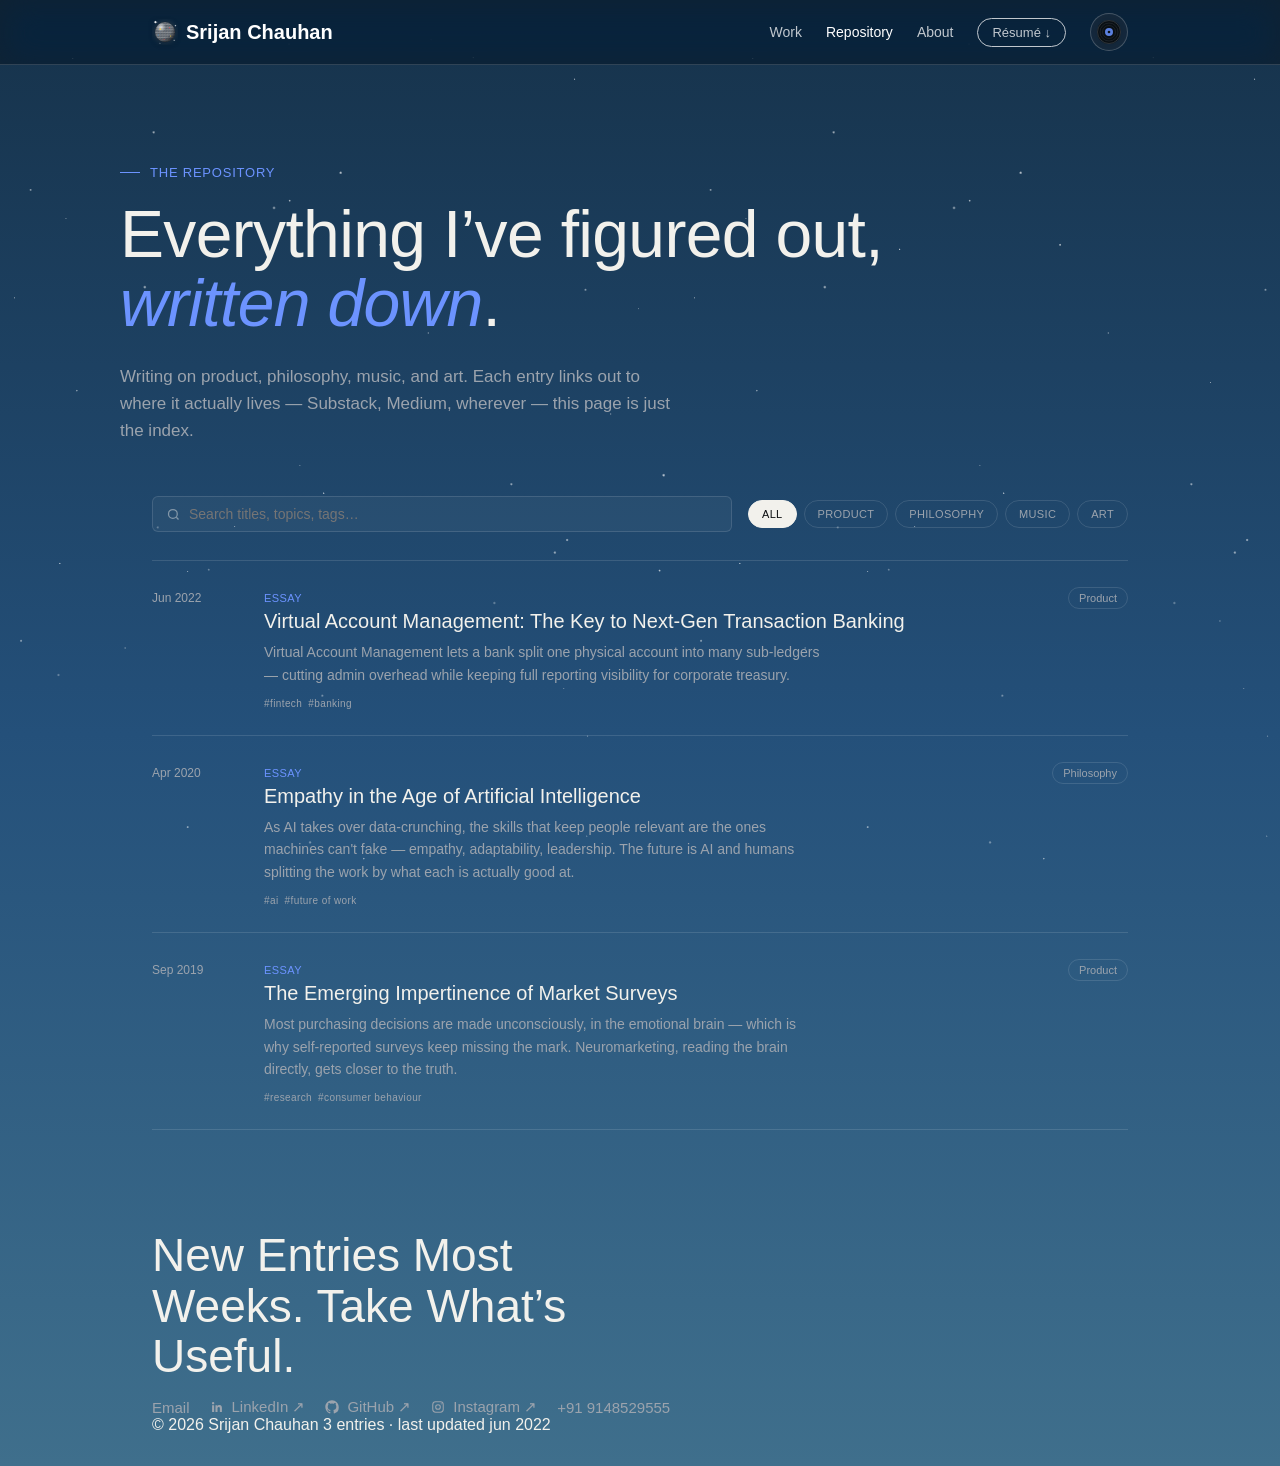
<file: repository.html>
<!DOCTYPE html>
<html lang="en">
<head>
<meta charset="UTF-8">
<meta name="viewport" content="width=device-width, initial-scale=1.0">
<title>Repository — Srijan Chauhan</title>
<meta name="description" content="A working library of writing on product, philosophy, music, and art.">
<link rel="icon" type="image/svg+xml" href="data:image/svg+xml,%3Csvg xmlns='http://www.w3.org/2000/svg' viewBox='0 0 22 22'%3E%3Ccircle cx='11' cy='11' r='10.5' fill='%2316324a'/%3E%3Ccircle cx='11' cy='11' r='7' fill='%23c3c8d0'/%3E%3Ccircle cx='8.5' cy='8.5' r='1.6' fill='%23fff' opacity='.9'/%3E%3Ccircle cx='13.5' cy='9.5' r='1' fill='%236C93FF'/%3E%3Ccircle cx='9' cy='13.5' r='1' fill='%23ff4d4d'/%3E%3C/svg%3E">
<link rel="preconnect" href="https://api.fontshare.com">
<link href="https://api.fontshare.com/v2/css?f[]=switzer@400,500,600,700&display=swap" rel="stylesheet">
<link rel="stylesheet" href="assets/style.css">
</head>
<body>

<header>
  <nav class="wrap">
    <div class="logo-group">
      <button type="button" class="mirror-btn" aria-pressed="false" aria-label="Spin the mirror ball">
      <svg class="mirrorball" width="26" height="26" viewBox="0 0 22 22" aria-hidden="true">
        <defs>
          <clipPath id="ballClip"><circle cx="11" cy="11" r="8.5"/></clipPath>
          <filter id="bigGlow" x="-150%" y="-150%" width="400%" height="400%">
            <feGaussianBlur stdDeviation="2.2"/>
          </filter>
          <pattern id="facetPattern" x="0" y="0" width="2.2" height="2.2" patternUnits="userSpaceOnUse">
            <rect width="1.1" height="1.1" fill="#eef1f5" stroke="rgba(9,10,12,.45)" stroke-width=".08"/>
            <rect x="1.1" width="1.1" height="1.1" fill="#8d939b" stroke="rgba(9,10,12,.45)" stroke-width=".08"/>
            <rect y="1.1" width="1.1" height="1.1" fill="#c3c8d0" stroke="rgba(9,10,12,.45)" stroke-width=".08"/>
            <rect x="1.1" y="1.1" width="1.1" height="1.1" fill="#666b73" stroke="rgba(9,10,12,.45)" stroke-width=".08"/>
          </pattern>
          <radialGradient id="sphereShade" cx="30%" cy="26%" r="80%">
            <stop offset="0%" stop-color="#ffffff" stop-opacity=".75"/>
            <stop offset="30%" stop-color="#ffffff" stop-opacity="0"/>
            <stop offset="68%" stop-color="#05060a" stop-opacity="0"/>
            <stop offset="100%" stop-color="#05060a" stop-opacity=".62"/>
          </radialGradient>
        </defs>

        <circle cx="11" cy="11" r="9.6" fill="#fff" opacity=".1" filter="url(#bigGlow)"/>

        <g clip-path="url(#ballClip)" class="mirror-face">
          <animateTransform id="mirrorSpin" attributeName="transform" type="rotate" from="0 11 11" to="360 11 11" dur="2.2s" repeatCount="indefinite" begin="indefinite"/>
          <g>
            <animateTransform id="facetShimmer" attributeName="transform" type="translate" from="0 0" to="-4.4 0" dur="1.6s" repeatCount="indefinite"/>
            <rect x="-15" y="-15" width="52" height="52" fill="url(#facetPattern)"/>
          </g>
          <rect x="2.5" y="2.5" width="17" height="17" fill="url(#sphereShade)"/>
          <circle class="glint" cx="7" cy="8.6" r=".7" fill="#ffd23f" style="animation-delay:0s"/>
          <circle class="glint" cx="14.6" cy="7.4" r=".45" fill="#ff4d4d" style="animation-delay:.6s"/>
          <circle class="glint" cx="5.2" cy="13.6" r=".4" fill="#3fa9ff" style="animation-delay:1.2s"/>
          <circle class="glint" cx="15.8" cy="14.4" r=".5" fill="#ffd23f" style="animation-delay:1.8s"/>
          <circle class="glint" cx="10.2" cy="17.2" r=".4" fill="#ff4d4d" style="animation-delay:.3s"/>
        </g>
        <circle cx="11" cy="11" r="8.5" fill="none" stroke="rgba(0,0,0,.4)" stroke-width=".35"/>

        <path d="M2.6,1.4 Q3.7,2.5 4.8,2.6 Q3.7,2.7 2.6,3.8 Q2.5,2.7 1.4,2.6 Q2.5,2.5 2.6,1.4 Z" fill="#fff" opacity=".95"/>
        <path d="M19.6,4.8 Q20.3,5.5 21,5.6 Q20.3,5.7 19.6,6.4 Q19.5,5.7 18.8,5.6 Q19.5,5.5 19.6,4.8 Z" fill="#fff" opacity=".8"/>
        <path d="M18.6,17.4 Q19.15,17.95 19.7,18 Q19.15,18.05 18.6,18.6 Q18.55,18.05 18,18 Q18.55,17.95 18.6,17.4 Z" fill="#fff" opacity=".7"/>
        <path d="M6.6,20 Q7,20.4 7.4,20.45 Q7,20.5 6.6,20.9 Q6.55,20.5 6.15,20.45 Q6.55,20.4 6.6,20 Z" fill="#fff" opacity=".6"/>
      </svg>
      </button>
      <a href="index.html" class="logo">Srijan Chauhan</a>
    </div>
    <div class="nav-group">
      <div class="navlinks" id="navlinks">
        <a href="index.html#work">Work</a>
        <a href="repository.html" class="active">Repository</a>
        <a href="index.html#about">About</a>
        <a href="assets/resume.pdf" download="Srijan_Chauhan_Resume.pdf" class="cta">Résumé ↓</a>
      </div>
      <button class="music-btn" aria-pressed="false" aria-label="Toggle background music">
        <svg class="vinyl" width="26" height="26" viewBox="0 0 26 26" aria-hidden="true">
          <circle cx="13" cy="13" r="12" fill="#0B0D10"/>
          <circle cx="13" cy="13" r="11.5" fill="none" stroke="rgba(255,255,255,.18)" stroke-width="1"/>
          <circle cx="13" cy="13" r="9" fill="none" stroke="rgba(255,255,255,.12)" stroke-width=".75"/>
          <circle cx="13" cy="13" r="6.5" fill="none" stroke="rgba(255,255,255,.12)" stroke-width=".75"/>
          <circle cx="13" cy="13" r="4" fill="var(--signal)"/>
          <circle cx="13" cy="13" r="1.3" fill="#0B0D10"/>
        </svg>
      </button>
      <button class="nav-burger" aria-expanded="false" aria-controls="navlinks" aria-label="Toggle menu">
        <span></span><span></span><span></span>
      </button>
      <div class="player" id="player">
        <div class="pl-meta">
          <div class="pl-title">—</div>
          <div class="pl-artist">—</div>
        </div>
        <div class="pl-controls">
          <button class="pl-prev" aria-label="Previous track">◀◀</button>
          <button class="pl-play" aria-label="Play">▶</button>
          <button class="pl-next" aria-label="Next track">▶▶</button>
        </div>
        <span class="pl-pos">01/02</span>
        <button class="pl-close" aria-label="Close player">&times;</button>
      </div>
    </div>
  </nav>
</header>

<section class="hero wrap" style="padding-bottom:24px;">
  <div class="eyebrow">The Repository</div>
  <h1>Everything I&rsquo;ve figured out, <em>written down</em>.</h1>
  <p class="hero-sub">
    Writing on product, philosophy, music, and art. Each entry links out to where it
    actually lives — Substack, Medium, wherever — this page is just the index.
  </p>
</section>

<div class="wrap">
  <div class="repo-controls">
    <label class="search-box">
      <svg width="15" height="15" viewBox="0 0 24 24" fill="none" stroke="currentColor" stroke-width="2">
        <circle cx="11" cy="11" r="7"/><path d="M20 20l-3.5-3.5"/>
      </svg>
      <input type="search" id="q" placeholder="Search titles, topics, tags…" autocomplete="off">
    </label>
    <div class="filters" id="filters"></div>
  </div>

  <ul class="repo-list" id="list"></ul>
  <div class="empty" id="empty" hidden>Nothing matches that yet. Try a broader term.</div>
</div>

<footer>
  <div class="wrap">
    <div class="row">
      <h2>New Entries Most Weeks. Take What&rsquo;s Useful.</h2>
      <div class="footer-links">
        <a href="mailto:srijan.pgp18151@iimkashipur.ac.in">Email</a>
        <a class="icon-link" href="https://www.linkedin.com/in/srijanchauhan/" target="_blank" rel="noopener">
          <svg width="14" height="14" viewBox="0 0 24 24" fill="currentColor" aria-hidden="true"><path d="M20.45 20.45h-3.55v-5.57c0-1.33-.02-3.04-1.85-3.04-1.85 0-2.14 1.45-2.14 2.94v5.67H9.36V9h3.41v1.56h.05c.48-.9 1.64-1.85 3.38-1.85 3.6 0 4.27 2.37 4.27 5.46v6.28zM5.34 7.43a2.06 2.06 0 1 1 0-4.12 2.06 2.06 0 0 1 0 4.12zM7.12 20.45H3.56V9h3.56v11.45z"/></svg>
          LinkedIn ↗
        </a>
        <a class="icon-link" href="https://github.com/SrijanChauhan" target="_blank" rel="noopener">
          <svg width="14" height="14" viewBox="0 0 24 24" fill="currentColor" aria-hidden="true"><path d="M12 .5C5.73.5.5 5.73.5 12c0 5.09 3.29 9.4 7.86 10.93.58.1.79-.25.79-.56 0-.27-.01-1.17-.02-2.12-3.2.7-3.88-1.36-3.88-1.36-.53-1.34-1.29-1.7-1.29-1.7-1.05-.72.08-.71.08-.71 1.17.08 1.78 1.2 1.78 1.2 1.03 1.77 2.7 1.26 3.36.96.1-.75.4-1.26.73-1.55-2.55-.29-5.23-1.28-5.23-5.68 0-1.25.45-2.28 1.19-3.08-.12-.29-.52-1.46.11-3.04 0 0 .97-.31 3.18 1.18a11 11 0 0 1 5.79 0c2.2-1.49 3.17-1.18 3.17-1.18.63 1.58.23 2.75.11 3.04.74.8 1.19 1.83 1.19 3.08 0 4.41-2.69 5.38-5.25 5.67.41.36.78 1.08.78 2.17 0 1.57-.01 2.83-.01 3.22 0 .31.21.67.8.56A10.51 10.51 0 0 0 23.5 12C23.5 5.73 18.27.5 12 .5z"/></svg>
          GitHub ↗
        </a>
        <a class="icon-link" href="https://www.instagram.com/srijanchauhan/" target="_blank" rel="noopener">
          <svg width="14" height="14" viewBox="0 0 24 24" fill="none" stroke="currentColor" stroke-width="1.8" aria-hidden="true"><rect x="3" y="3" width="18" height="18" rx="5"/><circle cx="12" cy="12" r="4"/><circle cx="17.5" cy="6.5" r="1" fill="currentColor" stroke="none"/></svg>
          Instagram ↗
        </a>
        <a href="tel:+919148529555">+91 9148529555</a>
      </div>
    </div>
    <div class="copyright">
      <span>© 2026 Srijan Chauhan</span>
      <span id="stamp"></span>
    </div>
  </div>
</footer>

<audio id="ambient" preload="none"></audio>
<script src="assets/music.js"></script>
<script src="assets/nav.js"></script>

<script>
/* ─────────────────────────────────────────────────────────────
   ADD ENTRIES HERE. This array is the whole database.
   category: "Product" | "Philosophy" | "Music" | "Art"
   kind:     whatever best describes the piece — shown as small
             context text, not filterable (category is the one
             facet that matters at this scale).
   url:      link to the full piece — it lives elsewhere
             (Substack, Medium, a PDF…), this page just indexes it.
   ───────────────────────────────────────────────────────────── */
const ENTRIES = [
  {
    date: "Jun 2022",
    title: "Virtual Account Management: The Key to Next-Gen Transaction Banking",
    blurb: "Virtual Account Management lets a bank split one physical account into many sub-ledgers — cutting admin overhead while keeping full reporting visibility for corporate treasury.",
    category: "Product",
    kind: "Essay",
    tags: ["fintech", "banking"],
    url: "https://www.linkedin.com/pulse/virtual-account-management-key-next-generation-banking-srijan-chauhan/"
  },
  {
    date: "Apr 2020",
    title: "Empathy in the Age of Artificial Intelligence",
    blurb: "As AI takes over data-crunching, the skills that keep people relevant are the ones machines can't fake — empathy, adaptability, leadership. The future is AI and humans splitting the work by what each is actually good at.",
    category: "Philosophy",
    kind: "Essay",
    tags: ["ai", "future of work"],
    url: "https://www.linkedin.com/pulse/empathy-age-artificial-intelligence-srijan-chauhan/"
  },
  {
    date: "Sep 2019",
    title: "The Emerging Impertinence of Market Surveys",
    blurb: "Most purchasing decisions are made unconsciously, in the emotional brain — which is why self-reported surveys keep missing the mark. Neuromarketing, reading the brain directly, gets closer to the truth.",
    category: "Product",
    kind: "Essay",
    tags: ["research", "consumer behaviour"],
    url: "https://www.linkedin.com/pulse/emerging-impertinence-market-surveys-srijan-chauhan/"
  }
];

const CATEGORIES = ["All", "Product", "Philosophy", "Music", "Art"];
let activeCategory = "All", query = "";

const listEl = document.getElementById("list");
const emptyEl = document.getElementById("empty");
const filtersEl = document.getElementById("filters");

CATEGORIES.forEach((c, i) => {
  const b = document.createElement("button");
  b.className = "chip" + (i === 0 ? " active" : "");
  b.textContent = c.toUpperCase();
  b.onclick = () => {
    activeCategory = c;
    [...filtersEl.children].forEach(el => el.classList.remove("active"));
    b.classList.add("active");
    render();
  };
  filtersEl.appendChild(b);
});

document.getElementById("q").addEventListener("input", e => {
  query = e.target.value.toLowerCase().trim();
  render();
});

function render() {
  const rows = ENTRIES.filter(e => {
    const categoryOk = activeCategory === "All" || e.category === activeCategory;
    const hay = (e.title + " " + e.blurb + " " + e.category + " " + e.kind + " " + e.tags.join(" ")).toLowerCase();
    return categoryOk && (!query || hay.includes(query));
  });

  listEl.innerHTML = rows.map(e => `
    <li>
      <a class="entry" href="${e.url}"${e.url.startsWith("http") ? ' target="_blank" rel="noopener"' : ""}>
        <span class="date">${e.date}</span>
        <div>
          <div class="entry-type">${e.kind}</div>
          <h3>${e.title}</h3>
          <p>${e.blurb}</p>
          <div class="entry-tags">${e.tags.map(t => `<span>${t}</span>`).join("")}</div>
        </div>
        <span class="kind">${e.category}</span>
      </a>
    </li>`).join("");

  emptyEl.hidden = rows.length > 0;
}

render();
document.getElementById("stamp").textContent =
  ENTRIES.length + " entries · last updated " + ENTRIES[0].date.toLowerCase();
</script>

</body>
</html>
</file>
<file: assets/style.css>
:root{
  --paper:#0B0D10;
  --ink:#F2F1EC;
  --ink-soft:#9BA3AD;
  --line:rgba(255,255,255,.12);
  --signal:#6C93FF;
  --signal-soft:rgba(108,147,255,.14);

  /* The Outfield / The Night Game — album art gradient. Original
     first-iteration blue tones, held in the blue range the whole way
     down the page — including Contact, so there's no seam/page-break
     into a different tone. */
  --night-gradient: linear-gradient(
    180deg,
    #16324a 0%,
    #24507a 50%,
    #3f6f8c 100%
  );
}
*{margin:0;padding:0;box-sizing:border-box;}
html{scroll-behavior:smooth;}
body{
  /* Blue gradient runs the full page, uninterrupted through Contact. */
  background-image:var(--night-gradient);
  background-repeat:no-repeat;
  background-size:100% 100%;
  color:var(--ink);
  font-family:'Switzer', 'Helvetica Neue', Helvetica, Arial, sans-serif;
  -webkit-font-smoothing:antialiased;
  position:relative;
}
/* Starfield — a fixed, tiled layer of stars behind all content, so the
   whole page reads as a night sky, not just the Contact footer. */
body::before{
  content:"";
  position:fixed; inset:0; z-index:-1; pointer-events:none;
  background-image:
    radial-gradient(1.1px 1.1px at 63.4% 4.4%, rgba(255,255,255,0.47), transparent 100%),
    radial-gradient(1.7px 1.7px at 72.7% 67.0%, rgba(255,255,255,0.4), transparent 100%),
    radial-gradient(1.0px 1.0px at 42.5% 4.9%, rgba(255,255,255,0.63), transparent 100%),
    radial-gradient(1.4px 1.4px at 4.5% 21.1%, rgba(255,255,255,0.65), transparent 100%),
    radial-gradient(1.6px 1.6px at 23.2% 58.6%, rgba(255,255,255,0.35), transparent 100%),
    radial-gradient(1.1px 1.1px at 79.4% 69.0%, rgba(255,255,255,0.44), transparent 100%),
    radial-gradient(0.9px 0.9px at 93.9% 34.3%, rgba(255,255,255,0.4), transparent 100%),
    radial-gradient(1.6px 1.6px at 83.4% 60.0%, rgba(255,255,255,0.75), transparent 100%),
    radial-gradient(1.2px 1.2px at 53.5% 95.4%, rgba(255,255,255,0.65), transparent 100%),
    radial-gradient(1.7px 1.7px at 81.6% 61.4%, rgba(255,255,255,0.67), transparent 100%),
    radial-gradient(1.0px 1.0px at 69.6% 6.4%, rgba(255,255,255,0.51), transparent 100%),
    radial-gradient(0.9px 0.9px at 9.7% 24.3%, rgba(255,255,255,0.5), transparent 100%),
    radial-gradient(1.2px 1.2px at 63.0% 37.0%, rgba(255,255,255,0.47), transparent 100%),
    radial-gradient(1.4px 1.4px at 27.6% 91.9%, rgba(255,255,255,0.69), transparent 100%),
    radial-gradient(1.0px 1.0px at 18.4% 72.0%, rgba(255,255,255,0.56), transparent 100%),
    radial-gradient(1.4px 1.4px at 97.0% 63.4%, rgba(255,255,255,0.73), transparent 100%),
    radial-gradient(1.0px 1.0px at 82.9% 76.5%, rgba(255,255,255,0.37), transparent 100%),
    radial-gradient(1.0px 1.0px at 32.3% 27.7%, rgba(255,255,255,0.87), transparent 100%),
    radial-gradient(1.5px 1.5px at 86.1% 32.2%, rgba(255,255,255,0.57), transparent 100%),
    radial-gradient(1.1px 1.1px at 89.8% 46.0%, rgba(255,255,255,0.49), transparent 100%),
    radial-gradient(1.4px 1.4px at 55.9% 27.2%, rgba(255,255,255,0.84), transparent 100%),
    radial-gradient(1.8px 1.8px at 40.3% 23.1%, rgba(255,255,255,0.63), transparent 100%),
    radial-gradient(0.9px 0.9px at 10.7% 6.5%, rgba(255,255,255,0.7), transparent 100%),
    radial-gradient(0.9px 0.9px at 78.0% 42.5%, rgba(255,255,255,0.56), transparent 100%),
    radial-gradient(1.8px 1.8px at 97.6% 52.8%, rgba(255,255,255,0.82), transparent 100%),
    radial-gradient(1.5px 1.5px at 3.1% 71.2%, rgba(255,255,255,0.65), transparent 100%),
    radial-gradient(0.9px 0.9px at 27.6% 63.5%, rgba(255,255,255,0.59), transparent 100%),
    radial-gradient(1.7px 1.7px at 45.6% 93.6%, rgba(255,255,255,0.49), transparent 100%),
    radial-gradient(1.7px 1.7px at 50.1% 19.2%, rgba(255,255,255,0.83), transparent 100%),
    radial-gradient(1.4px 1.4px at 30.7% 63.3%, rgba(255,255,255,0.43), transparent 100%),
    radial-gradient(1.6px 1.6px at 75.2% 53.8%, rgba(255,255,255,0.64), transparent 100%),
    radial-gradient(0.8px 0.8px at 2.1% 33.1%, rgba(255,255,255,0.86), transparent 100%),
    radial-gradient(1.1px 1.1px at 86.4% 81.8%, rgba(255,255,255,0.38), transparent 100%),
    radial-gradient(0.9px 0.9px at 86.3% 92.9%, rgba(255,255,255,0.62), transparent 100%),
    radial-gradient(1.6px 1.6px at 8.6% 75.0%, rgba(255,255,255,0.42), transparent 100%),
    radial-gradient(1.1px 1.1px at 47.6% 54.8%, rgba(255,255,255,0.83), transparent 100%),
    radial-gradient(1.3px 1.3px at 42.6% 22.3%, rgba(255,255,255,0.75), transparent 100%),
    radial-gradient(1.8px 1.8px at 21.3% 31.9%, rgba(255,255,255,0.71), transparent 100%),
    radial-gradient(0.9px 0.9px at 44.1% 51.7%, rgba(255,255,255,0.47), transparent 100%),
    radial-gradient(1.0px 1.0px at 34.5% 58.5%, rgba(255,255,255,0.47), transparent 100%),
    radial-gradient(1.0px 1.0px at 8.8% 62.6%, rgba(255,255,255,0.85), transparent 100%),
    radial-gradient(1.0px 1.0px at 84.5% 8.8%, rgba(255,255,255,0.72), transparent 100%),
    radial-gradient(1.7px 1.7px at 22.6% 14.7%, rgba(255,255,255,0.66), transparent 100%),
    radial-gradient(1.6px 1.6px at 47.4% 77.3%, rgba(255,255,255,0.45), transparent 100%),
    radial-gradient(1.2px 1.2px at 11.3% 43.4%, rgba(255,255,255,0.61), transparent 100%);
  background-repeat:repeat;
  background-size:680px 900px;
}
::selection{background:var(--signal); color:#fff;}
a{color:inherit; text-decoration:none;}
.wrap{max-width:1040px; margin:0 auto; padding:0 32px;}

/* NAV — translucent glass panel, consistent with the mobile menu,
   rail, and player. (Previously used mix-blend-mode to self-invert
   against the gradient, but that trick and a translucent background
   fight each other — the panel's own pixels get inverted too,
   producing a ghosted look instead of clean glass. Fixed white text
   is the tradeoff: no more auto-contrast as you scroll.) */
header{
  position:sticky; top:0; z-index:20;
  background:rgba(10,14,20,.45);
  backdrop-filter:blur(18px) saturate(160%);
  -webkit-backdrop-filter:blur(18px) saturate(160%);
  border-bottom:1px solid rgba(255,255,255,.15);
  color:#fff;
}
nav.wrap{display:flex; align-items:center; justify-content:space-between; height:64px; position:relative;}
.logo-group{display:inline-flex; align-items:center; gap:8px;}
.logo{font-family:'Switzer', 'Helvetica Neue', Helvetica, Arial, sans-serif; font-size:20px; font-weight:600;}
.mirrorball{display:block; flex:none; filter:drop-shadow(0 1px 3px rgba(0,0,0,.35));}
.mirrorball .glint{animation:glint-pulse 2.4s ease-in-out infinite;}
@keyframes glint-pulse{
  0%{opacity:.15; filter:hue-rotate(0deg);}
  50%{opacity:1; filter:hue-rotate(180deg);}
  100%{opacity:.15; filter:hue-rotate(360deg);}
}

/* MIRROR BALL TOGGLE — click it to pop the ball out and spin it. */
.mirror-btn{
  display:flex; align-items:center; justify-content:center;
  background:none; border:none; padding:0; margin:0; flex:none;
  line-height:0; cursor:pointer;
  transition:transform .2s ease;
}
.mirror-btn:hover{transform:scale(1.12);}
.mirror-btn.popped{animation:mirror-pop .5s cubic-bezier(.34,1.56,.64,1);}
@keyframes mirror-pop{
  0%{transform:scale(1);}
  45%{transform:scale(1.4);}
  100%{transform:scale(1);}
}
@media (prefers-reduced-motion:reduce){
  .mirrorball animateTransform{display:none;}
  .mirrorball .glint{animation:none !important;}
  .mirror-btn.popped{animation:none;}
}
.nav-group{display:flex; align-items:center; gap:24px;}
.navlinks{display:flex; gap:24px; align-items:center; font-size:14px; color:#fff;}
.navlinks a{transition:opacity .15s; opacity:.75;}
.navlinks a:hover, .navlinks a.active{opacity:1;}
.navlinks .cta{
  color:#fff; border:1px solid #fff;
  padding:6px 14px; border-radius:20px; font-size:13px;
}
.navlinks .cta:hover{background:#fff; color:#000;}

/* HAMBURGER (mobile only) */
.nav-burger{
  display:none; background:none; border:1px solid rgba(255,255,255,.35);
  border-radius:50%; width:34px; height:34px; flex:none; cursor:pointer;
  align-items:center; justify-content:center;
}
.nav-burger span{
  display:block; width:14px; height:1.5px; background:#fff;
  margin:2px 0; transition:transform .2s, opacity .2s;
}
.navlinks.open .nav-burger span:nth-child(1){transform:translateY(3.5px) rotate(45deg);}
.navlinks.open .nav-burger span:nth-child(2){opacity:0;}
.navlinks.open .nav-burger span:nth-child(3){transform:translateY(-3.5px) rotate(-45deg);}

/* MUSIC TOGGLE — a vinyl record, glass like the rest of the nav.
   Spins while playing; clicking it rolls the player panel out from
   underneath (see .player below). */
.music-btn{
  display:flex; align-items:center; justify-content:center;
  width:38px; height:38px; flex:none;
  background:rgba(255,255,255,.06);
  backdrop-filter:blur(10px); -webkit-backdrop-filter:blur(10px);
  border:1px solid rgba(255,255,255,.25); border-radius:50%;
  cursor:pointer; opacity:.85; transition:opacity .18s, border-color .18s;
}
.music-btn:hover{border-color:#fff; opacity:1;}
.music-btn[aria-pressed="true"]{border-color:var(--signal); opacity:1;}
.vinyl{display:block; transition:transform .2s;}
.music-btn[aria-pressed="true"] .vinyl{animation:spin 3s linear infinite;}
@keyframes spin{to{transform:rotate(360deg);}}
@media (prefers-reduced-motion:reduce){.vinyl{animation:none !important;}}

/* HERO */
.hero{padding:100px 0 80px;}
.eyebrow{
  font-family:'Switzer', 'Helvetica Neue', Helvetica, Arial, sans-serif;
  font-size:13px; letter-spacing:.06em; text-transform:uppercase;
  color:var(--signal); margin-bottom:20px;
  display:flex; align-items:center; gap:10px;
}
.eyebrow::before{content:""; width:20px; height:1px; background:var(--signal); flex-shrink:0;}
h1{
  font-family:'Switzer', 'Helvetica Neue', Helvetica, Arial, sans-serif; font-weight:500;
  font-size:clamp(36px, 6vw, 66px); line-height:1.05;
  letter-spacing:-.01em; max-width:820px;
}
h1 em{font-style:italic; color:var(--signal); font-weight:400;}
.hero-sub{margin-top:24px; max-width:560px; font-size:17px; line-height:1.6; color:var(--ink-soft);}
.hero-stats{display:flex; gap:14px; margin-top:56px;}
.stat{
  flex:1; padding:20px 18px;
  background:rgba(220,38,38,.85);
  border:1px solid rgba(220,38,38,.85);
  border-radius:12px;
  transition:background .15s, border-color .15s;
}
.stat:hover{background:rgba(193,31,31,.9); border-color:rgba(193,31,31,.9);}
.stat .num{font-family:'Switzer', 'Helvetica Neue', Helvetica, Arial, sans-serif; font-size:30px; font-weight:500; color:#fff;}
.stat .label{font-size:12px; color:rgba(255,255,255,.85); margin-top:6px; font-family:'Switzer', 'Helvetica Neue', Helvetica, Arial, sans-serif;}

/* SECTION HEAD */
.section-head{
  padding:64px 0 8px; display:flex; align-items:baseline;
  justify-content:space-between; border-bottom:1px solid var(--line);
}
.section-head h2{font-family:'Switzer', 'Helvetica Neue', Helvetica, Arial, sans-serif; font-weight:500; font-size:28px;}
.section-head .count{font-family:'Switzer', 'Helvetica Neue', Helvetica, Arial, sans-serif; font-size:13px; color:var(--ink-soft);}

/* PROJECTS */
.project{
  display:grid; grid-template-columns:56px 1fr; gap:28px;
  padding:48px 0; border-bottom:1px solid var(--line); align-items:start;
}
.project-clickable{cursor:pointer; transition:opacity .15s;}
.project-clickable:hover{opacity:.85;}
.project-clickable:hover h3{color:var(--signal);}
.project h3{transition:color .15s;}

/* STORY MODAL — a plain, unbranded reading view of a project card,
   opened by clicking it. "White label": no chart art, no gradients,
   just the full text set for reading. */
.story-modal{position:fixed; inset:0; z-index:100; display:flex; align-items:center; justify-content:center; padding:24px;}
.story-modal[hidden]{display:none;}
.story-modal-backdrop{position:absolute; inset:0; background:rgba(10,14,20,.65); backdrop-filter:blur(4px); -webkit-backdrop-filter:blur(4px);}
.story-modal-panel{
  position:relative; z-index:1;
  background:#fff; color:#14171C;
  max-width:640px; width:100%; max-height:85vh; overflow-y:auto;
  border-radius:14px; padding:48px 40px 40px;
  font-family:'Switzer', 'Helvetica Neue', Helvetica, Arial, sans-serif;
  box-shadow:0 30px 80px rgba(0,0,0,.4);
}
.story-modal-close{
  position:absolute; top:16px; right:16px;
  width:32px; height:32px; border-radius:50%; border:1px solid rgba(0,0,0,.12);
  background:none; font-size:20px; line-height:1; cursor:pointer; color:#14171C;
}
.story-modal-close:hover{background:rgba(0,0,0,.05);}
.story-modal-meta{font-size:13px; color:#6b7280; letter-spacing:.02em; margin-bottom:12px;}
.story-modal-title{font-size:28px; font-weight:600; line-height:1.25; margin-bottom:20px;}
.story-modal-body{font-size:16px; line-height:1.7; color:#2b2f36; margin-bottom:24px;}
.story-modal-tags{display:flex; gap:8px; flex-wrap:wrap; margin-bottom:24px;}
.story-modal-tag{font-size:12px; padding:5px 12px; border-radius:20px; background:#f0f1f3; color:#4b5563;}
.story-modal-impact{display:flex; align-items:baseline; gap:10px; padding-top:20px; border-top:1px solid #ececec;}
.story-modal-impact-num{font-size:26px; font-weight:700; color:#14171C;}
.story-modal-impact-label{font-size:14px; color:#6b7280;}
body.story-modal-open{overflow:hidden;}

/* RESEARCH INSIGHTS — a project-specific "at a glance" panel, sourced
   from the underlying market survey, appended after the impact line. */
.story-modal-research{margin-top:28px; padding-top:24px; border-top:1px solid #ececec;}
.story-modal-research:empty{margin-top:0; padding-top:0; border-top:none;}
.research-label{font-size:12px; font-weight:600; letter-spacing:.06em; text-transform:uppercase; color:#9199a6; margin-bottom:14px;}
.research-stats{display:grid; grid-template-columns:repeat(4, 1fr); gap:12px; margin-bottom:18px;}
.research-stat{display:flex; flex-direction:column;}
.research-stat .num{font-size:20px; font-weight:700; color:#14171C;}
.research-stat .label{font-size:12px; color:#6b7280;}
.research-row{display:flex; flex-direction:column; gap:2px; padding:10px 0; border-top:1px solid #f2f2f3;}
.research-row-label{font-size:12px; font-weight:600; color:#4b5563;}
.research-row-value{font-size:14px; color:#2b2f36;}
.research-personas{display:flex; gap:8px; flex-wrap:wrap; margin-top:16px;}
.research-journey{font-size:13px; color:#6b7280; margin-top:16px; letter-spacing:.01em;}
.project .idx{font-family:'Switzer', 'Helvetica Neue', Helvetica, Arial, sans-serif; font-size:14px; color:var(--ink-soft); padding-top:6px;}
.project-body{display:grid; grid-template-columns:1.1fr .9fr; gap:36px;}
.project-media{
  order:2; aspect-ratio:4/3; border-radius:6px;
  background:linear-gradient(135deg, var(--signal-soft), #14171C);
  border:1px solid var(--line);
  display:flex; align-items:center; justify-content:center;
  font-family:'Switzer', 'Helvetica Neue', Helvetica, Arial, sans-serif; font-size:12px; color:var(--ink-soft);
  overflow:hidden;
}
.project-media img{width:100%; height:100%; object-fit:contain; display:block;}
.project-media svg{width:100%; height:100%; display:block;}
.chart-title{font-family:'Switzer', 'Helvetica Neue', Helvetica, Arial, sans-serif; font-size:11px; letter-spacing:.06em; fill:var(--ink-soft);}
.chart-axis{stroke:var(--line); stroke-width:1;}
.chart-line{fill:none; stroke:var(--signal); stroke-width:2; stroke-linecap:round; stroke-linejoin:round;}
.chart-dot{fill:var(--signal); stroke:#14171C; stroke-width:2;}
.chart-dot-end{r:6; fill:var(--ink);}
.chart-value{font-family:'Switzer', 'Helvetica Neue', Helvetica, Arial, sans-serif; font-size:13px; font-weight:500; fill:var(--ink-soft);}
.chart-value-end{fill:var(--ink); font-weight:600;}
.chart-tick{font-family:'Switzer', 'Helvetica Neue', Helvetica, Arial, sans-serif; font-size:11px; fill:var(--ink-soft);}
.chart-annotation{font-family:'Switzer', 'Helvetica Neue', Helvetica, Arial, sans-serif; font-size:12px; fill:var(--ink-soft);}
.chart-bar-base{fill:var(--signal-soft);}
.chart-bar-hi{fill:var(--signal);}

/* Brand-voiced project graphics — Cadence and Grameen Pay's own palettes,
   not the portfolio's blue, since these represent their product identity. */
.project-media-brand{background:none; padding:0;}
.project-media-brand svg{width:100%; height:100%; display:block;}

/* LIVE APP TEASER — the Cadence card is just its wordmark and a "Try
   it" button (kept at the same 4:3 rhythm as every other project-media),
   at the normal card size; the actual running app (react-native-web
   export on GitHub Pages) only loads once the visitor opens the popup
   below, via the same red the site uses for its hero-stat KPIs, at
   low opacity so it reads as a call to action, not another stat. */
.live-app-trigger{
  position:relative; width:100%; cursor:pointer;
  display:flex; flex-direction:column; align-items:center; justify-content:center; gap:6px;
  background:#0b0d0a; font:inherit; color:inherit; padding:24px; appearance:none; -webkit-appearance:none;
  transition:background .15s;
}
.live-app-trigger:hover{background:#111309;}
.cadence-logo{
  font-family:'Switzer', 'Helvetica Neue', Helvetica, Arial, sans-serif;
  font-size:26px; font-weight:700; letter-spacing:.06em; color:#D6FF3F;
}
.cadence-tagline{
  font-family:'Switzer', 'Helvetica Neue', Helvetica, Arial, sans-serif;
  font-size:13px; color:rgba(255,255,255,.55); margin-bottom:14px;
}
.live-app-btn{
  font-family:'Switzer', 'Helvetica Neue', Helvetica, Arial, sans-serif;
  font-size:14px; font-weight:600; letter-spacing:.02em; color:#fff;
  padding:10px 30px; border-radius:20px;
  background:rgba(220,38,38,.22); border:1px solid rgba(220,38,38,.55);
  backdrop-filter:blur(6px); -webkit-backdrop-filter:blur(6px);
  transition:background .15s, border-color .15s;
}
.live-app-trigger:hover .live-app-btn{background:rgba(220,38,38,.38); border-color:rgba(220,38,38,.85);}

/* LIVE APP MODAL — the popup that hosts the actual app, phone-shaped,
   torn down on close so nothing keeps running in the background. */
.live-app-modal{position:fixed; inset:0; z-index:110; display:flex; align-items:center; justify-content:center; padding:24px;}
.live-app-modal[hidden]{display:none;}
.live-app-backdrop{position:absolute; inset:0; background:rgba(6,7,9,.75); backdrop-filter:blur(4px); -webkit-backdrop-filter:blur(4px);}
.live-app-panel{
  position:relative; z-index:1; width:min(400px, 90vw); aspect-ratio:9/17.5; max-height:88vh;
  background:#0d0d16; border-radius:22px; overflow:hidden;
  box-shadow:0 30px 80px rgba(0,0,0,.5); border:1px solid rgba(255,255,255,.12);
}
.live-app-frame, .live-app-frame iframe{width:100%; height:100%; border:0; display:block;}
.live-app-close{
  position:absolute; top:12px; right:12px; z-index:2;
  width:32px; height:32px; border-radius:50%; border:none;
  background:rgba(0,0,0,.45); color:#fff; font-size:20px; line-height:1; cursor:pointer;
}

/* PHOTO STORY TRIGGER — any element that opens the full-screen photo
   viewer (a project-media hero on index, gallery thumbnails on a case
   study page). */
.photo-story-trigger{cursor:pointer;}

/* HERO MEDIA — a single clickable banner image that hands off to a
   full case-study page, used in place of a chart. */
.project-media-hero{position:relative; display:block; background:#14171C;}
.project-media-hero img{width:100%; height:100%; object-fit:cover; display:block; transition:transform .3s ease;}
.project-media-hero:hover img{transform:scale(1.03);}
.hero-media-cta{
  position:absolute; left:14px; bottom:14px; z-index:1;
  font-family:'Switzer', 'Helvetica Neue', Helvetica, Arial, sans-serif;
  font-size:12px; font-weight:600; color:#fff; letter-spacing:.02em;
  padding:6px 12px; border-radius:20px;
  background:rgba(10,14,20,.55); backdrop-filter:blur(6px); -webkit-backdrop-filter:blur(6px);
}

/* PHOTO STORY — full-screen Instagram-style viewer: image only, no text,
   paged with tap zones / arrow keys, progress bars mark position. */
.photo-story{position:fixed; inset:0; z-index:110; display:flex; align-items:center; justify-content:center;}
.photo-story[hidden]{display:none;}
.photo-story-backdrop{position:absolute; inset:0; background:#000;}
.photo-story-panel{
  position:relative; z-index:1; width:100%; height:100%;
  max-width:520px; margin:0 auto;
  display:flex; align-items:center; justify-content:center;
}
.photo-story-img{max-width:100%; max-height:100%; object-fit:contain; display:block;}
.photo-story-bars{position:absolute; top:16px; left:16px; right:16px; z-index:2; display:flex; gap:6px;}
.photo-story-bar{flex:1; height:3px; border-radius:3px; background:rgba(255,255,255,.3); overflow:hidden;}
.photo-story-bar-fill{display:block; height:100%; width:0; background:#fff;}
.photo-story-bar.active .photo-story-bar-fill{width:100%; transition:width .2s linear;}
.photo-story-bar.done .photo-story-bar-fill{width:100%;}
.photo-story-close{
  position:absolute; top:28px; right:16px; z-index:2;
  width:32px; height:32px; border-radius:50%; border:none;
  background:rgba(0,0,0,.4); color:#fff; font-size:20px; line-height:1; cursor:pointer;
}
.photo-story-zone{position:absolute; top:0; bottom:0; width:35%; border:none; background:none; cursor:pointer; padding:0;}
.photo-story-prev{left:0;}
.photo-story-next{right:0;}

.meta-row{
  display:flex; gap:10px; flex-wrap:wrap; align-items:center;
  font-family:'Switzer', 'Helvetica Neue', Helvetica, Arial, sans-serif; font-size:12px; color:var(--ink-soft); margin-bottom:14px;
}
.meta-row .dot{width:3px; height:3px; border-radius:50%; background:var(--ink-soft);}
.project h3{font-family:'Switzer', 'Helvetica Neue', Helvetica, Arial, sans-serif; font-weight:500; font-size:26px; line-height:1.2; margin-bottom:12px;}
.project p{font-size:15px; line-height:1.65; color:var(--ink-soft); max-width:460px;}
.tags{display:flex; gap:8px; flex-wrap:wrap; margin-top:20px;}
.tag{
  font-size:11px; font-family:'Switzer', 'Helvetica Neue', Helvetica, Arial, sans-serif;
  padding:5px 10px; border:1px solid var(--line); border-radius:20px; color:var(--ink-soft);
}
.impact{
  margin-top:22px; display:inline-flex; align-items:baseline; gap:8px;
  padding:10px 16px; background:var(--signal-soft); border-radius:6px;
}
.impact .num{font-family:'Switzer', 'Helvetica Neue', Helvetica, Arial, sans-serif; font-size:22px; color:var(--signal); font-weight:500;}
.impact .label{font-size:12px; color:var(--ink-soft);}

/* ABOUT */
.about{padding:80px 0;}
.about-grid{display:grid; grid-template-columns:1fr 1fr; gap:48px;}
.about h2{font-family:'Switzer', 'Helvetica Neue', Helvetica, Arial, sans-serif; font-size:26px; font-weight:500; margin-bottom:16px;}
.about p{font-size:15px; line-height:1.7; color:var(--ink-soft);}
.skills{list-style:none;}
.skills li{
  display:flex; justify-content:space-between; padding:12px 0;
  border-bottom:1px solid var(--line); font-size:14px;
}
.skills li span:last-child{color:var(--ink-soft); font-family:'Switzer', 'Helvetica Neue', Helvetica, Arial, sans-serif; font-size:12px;}

/* REPOSITORY */
.repo-controls{
  display:flex; gap:16px; flex-wrap:wrap; align-items:center;
  padding:28px 0; border-bottom:1px solid var(--line);
}
.search-box{
  flex:1; min-width:220px; display:flex; align-items:center; gap:8px;
  border:1px solid var(--line); border-radius:6px; padding:9px 13px; background:rgba(255,255,255,.04);
}
.search-box input{border:none; outline:none; width:100%; font-family:inherit; font-size:14px; background:none; color:var(--ink);}
.search-box svg{flex:none; opacity:.45;}
.filters{display:flex; gap:7px; flex-wrap:wrap;}
.chip{
  font-family:'Switzer', 'Helvetica Neue', Helvetica, Arial, sans-serif; font-size:11px; letter-spacing:.03em;
  padding:7px 13px; border:1px solid var(--line); border-radius:20px;
  background:none; color:var(--ink-soft); cursor:pointer; transition:all .15s;
}
.chip:hover{border-color:var(--ink); color:var(--ink);}
.chip.active{background:var(--ink); border-color:var(--ink); color:var(--paper);}

.repo-list{list-style:none;}
.entry{
  display:grid; grid-template-columns:88px 1fr auto; gap:24px;
  padding:26px 0; border-bottom:1px solid var(--line); align-items:baseline;
  transition:background .15s;
}
.entry:hover{background:rgba(108,147,255,.05);}
.entry .date{font-family:'Switzer', 'Helvetica Neue', Helvetica, Arial, sans-serif; font-size:12px; color:var(--ink-soft);}
.entry-type{
  font-family:'Switzer', 'Helvetica Neue', Helvetica, Arial, sans-serif; font-size:11px;
  letter-spacing:.04em; text-transform:uppercase; color:var(--signal); margin-bottom:4px;
}
.entry h3{font-family:'Switzer', 'Helvetica Neue', Helvetica, Arial, sans-serif; font-weight:500; font-size:20px; line-height:1.3; margin-bottom:7px;}
.entry:hover h3{color:var(--signal);}
.entry p{font-size:14px; line-height:1.6; color:var(--ink-soft); max-width:560px;}
.entry .kind{
  font-family:'Switzer', 'Helvetica Neue', Helvetica, Arial, sans-serif; font-size:11px; color:var(--ink-soft);
  border:1px solid var(--line); border-radius:20px; padding:4px 10px; white-space:nowrap;
}
.entry-tags{display:flex; gap:6px; flex-wrap:wrap; margin-top:12px;}
.entry-tags span{font-family:'Switzer', 'Helvetica Neue', Helvetica, Arial, sans-serif; font-size:10px; color:var(--ink-soft); letter-spacing:.04em;}
.entry-tags span::before{content:"#";}
.empty{padding:60px 0; text-align:center; color:var(--ink-soft); font-size:15px;}

/* FOOTER — no background of its own; the body's blue gradient
   (--night-gradient) runs straight through from the hero, so there's
   no seam at the About→Contact boundary. */
footer{
  position:relative; overflow:hidden;
  padding:100px 0 32px;
}
.footer-dots{position:absolute; inset:0; pointer-events:none; z-index:0;}
.footer-dots i{
  position:absolute; width:3px; height:3px; border-radius:50%;
  background:rgba(255,255,255,.55);
  box-shadow:0 0 6px 1px rgba(255,255,255,.35);
}
.footer-dots i:nth-child(1){top:14%; left:38%;}
.footer-dots i:nth-child(2){top:66%; left:8%;}
.footer-dots i:nth-child(3){top:30%; left:62%;}
.footer-dots i:nth-child(4){top:80%; left:52%;}
.footer-dots i:nth-child(5){top:20%; left:88%;}
.footer-dots i:nth-child(6){top:58%; left:76%;}

.footer-top{position:relative; z-index:1; display:grid; grid-template-columns:1.2fr 1fr; gap:48px;}
.footer-main .eyebrow{margin-bottom:16px;}
footer h2{
  font-family:'Switzer', 'Helvetica Neue', Helvetica, Arial, sans-serif;
  font-weight:500; font-size:clamp(32px, 4vw, 46px); line-height:1.1; max-width:480px;
}
.footer-email{
  display:inline-flex; align-items:center; justify-content:space-between; gap:16px;
  margin-top:28px; padding:16px 20px; max-width:420px; width:100%;
  background:rgba(255,255,255,.06);
  backdrop-filter:blur(14px); -webkit-backdrop-filter:blur(14px);
  border:1px solid rgba(255,255,255,.16); border-radius:12px;
  font-size:18px; color:var(--ink); transition:background .2s, border-color .2s;
}
.footer-email:hover{background:rgba(255,255,255,.1); border-color:rgba(255,255,255,.3);}
.footer-note{margin-top:20px; max-width:420px; font-size:14px; line-height:1.6; color:var(--ink-soft);}
.footer-note strong{color:var(--ink); font-weight:600;}

.footer-cols{display:flex; gap:40px; flex-wrap:wrap;}
.footer-col{display:flex; flex-direction:column; gap:12px; min-width:110px;}
.footer-col .eyebrow{margin-bottom:6px;}
.footer-col a{font-size:15px; color:var(--ink-soft); transition:color .15s;}
.footer-col a:hover{color:var(--ink);}
.icon-link{display:inline-flex; align-items:center; gap:8px;}
.icon-link svg{flex:none;}
.footer-links{display:flex; align-items:center; gap:20px; flex-wrap:wrap; margin-top:16px; font-size:15px; color:var(--ink-soft);}
.footer-links a{transition:color .15s;}
.footer-links a:hover{color:var(--ink);}
.footer-status{gap:10px;}
.status-line{font-size:14px; color:var(--ink-soft); display:flex; align-items:center; gap:8px;}
.status-line strong{color:var(--ink); font-weight:600;}
.status-dot{
  width:6px; height:6px; border-radius:50%; background:#4ADE80;
  box-shadow:0 0 6px 1px rgba(74,222,128,.6); flex:none;
}

.footer-bottom{
  position:relative; z-index:1;
  margin-top:80px; padding-top:24px; border-top:1px solid var(--line);
  display:flex; justify-content:space-between; align-items:center; flex-wrap:wrap; gap:12px;
}
.footer-bottom .copyright{
  margin:0; padding:0; border:none;
  font-size:12px; color:var(--ink-soft);
  font-family:'Switzer', 'Helvetica Neue', Helvetica, Arial, sans-serif;
  display:flex; gap:16px; flex-wrap:wrap;
}

:focus-visible{outline:2px solid var(--signal); outline-offset:3px;}

@media (max-width:760px){
  .wrap{padding:0 20px;}
  .project-body{grid-template-columns:1fr;}
  .project-media{order:0;}
  .project{grid-template-columns:32px 1fr; gap:16px;}
  .hero-stats{flex-direction:column;}
  .about-grid{grid-template-columns:1fr;}
  .entry{grid-template-columns:1fr; gap:8px;}
  .entry .kind{justify-self:start;}
  h1{max-width:100%;}
  .footer-top{grid-template-columns:1fr; gap:40px;}
  footer{padding-top:72px;}
}

/* NAV — mobile collapse. Links + résumé CTA fold into a dropdown
   under the header; the sound toggle and hamburger are siblings of
   #navlinks (not children), so they stay in the top row, unaffected
   by #navlinks collapsing into an absolutely-positioned panel. */
@media (max-width:680px){
  nav.wrap{height:56px;}
  .nav-group{gap:8px;}
  .navlinks{
    position:absolute; left:0; right:0; top:56px;
    flex-direction:column; align-items:stretch; gap:0;
    max-height:0; overflow:hidden;
    background:rgba(10,14,20,.45);
    backdrop-filter:blur(18px) saturate(160%);
    -webkit-backdrop-filter:blur(18px) saturate(160%);
    border-bottom:1px solid rgba(255,255,255,.15);
    box-shadow:inset 0 1px 0 rgba(255,255,255,.08);
    transition:max-height .25s ease;
  }
  .navlinks.open{max-height:320px;}
  .navlinks a{padding:16px 20px; border-top:1px solid rgba(255,255,255,.1); opacity:1;}
  .navlinks .cta{
    border:none; border-radius:0; padding:16px 20px;
    border-top:1px solid rgba(255,255,255,.1);
  }
  .navlinks .cta:hover{background:none; color:#fff;}
  .nav-burger{display:flex;}
}

/* ── PLAYLIST PLAYER ─────────────────────────────────── */
/* Anchored under the vinyl button, glass like the header. Rolls out
   downward on open instead of just fading in — transform-origin sits
   at the top-right, right where the record button is. */
.player{
  position:absolute; top:calc(100% + 10px); right:0; z-index:40;
  display:flex; flex-direction:column; gap:10px;
  background:rgba(10,14,20,.55);
  backdrop-filter:blur(18px) saturate(160%);
  -webkit-backdrop-filter:blur(18px) saturate(160%);
  border:1px solid rgba(255,255,255,.15); border-radius:12px;
  padding:14px 16px; min-width:250px;
  box-shadow:0 12px 32px rgba(0,0,0,.4);
  transform-origin:top right;
  transform:scaleY(0) translateY(-8px);
  opacity:0; pointer-events:none;
  transition:transform .4s cubic-bezier(.16,1,.3,1), opacity .25s ease;
}
.player.open{
  transform:scaleY(1) translateY(0);
  opacity:1; pointer-events:auto;
}
@media (prefers-reduced-motion:reduce){.player{transition:opacity .15s;}}
.pl-meta{min-width:0; padding-right:18px;}
.pl-title{
  font-size:13px; font-weight:500; color:var(--ink);
  white-space:nowrap; overflow:hidden; text-overflow:ellipsis;
}
.pl-artist{
  font-family:'Switzer', 'Helvetica Neue', Helvetica, Arial, sans-serif; font-size:10.5px;
  color:var(--ink-soft); letter-spacing:.03em; margin-top:2px;
  white-space:nowrap; overflow:hidden; text-overflow:ellipsis;
}
.pl-controls{display:flex; align-items:center; gap:4px;}
.pl-controls button{
  background:none; border:none; cursor:pointer; color:var(--ink-soft);
  width:26px; height:26px; border-radius:50%; font-size:11px; line-height:1;
  display:flex; align-items:center; justify-content:center; transition:all .15s;
}
.pl-controls button:hover{background:var(--signal-soft); color:var(--signal);}
.pl-play{font-size:10px !important; color:var(--ink) !important;}
.pl-pos{
  font-family:'Switzer', 'Helvetica Neue', Helvetica, Arial, sans-serif; font-size:10px;
  color:var(--ink-soft); margin-left:auto; align-self:center;
}
.pl-close{
  position:absolute; top:10px; right:12px;
  background:none; border:none; cursor:pointer; color:var(--ink-soft);
  font-size:15px; line-height:1;
}
.pl-close:hover{color:var(--ink);}
@media (max-width:760px){
  .player{
    position:fixed; top:60px; left:12px; right:12px;
    min-width:0; transform-origin:top center;
  }
}

/* ── SECTION RAIL ─────────────────────────────────────
   Fixed vertical navigator: current section name, a tick per
   section (active one lit up), and the other sections listed
   below it. Desktop only — folded away under .rail{display:none}
   in the 760px breakpoint above.

   Stays hidden until it's actually useful: nav.js adds .visible
   once the visitor scrolls past the hero (nothing to navigate to
   yet while it's on screen) and removes it again back at the top,
   so it doesn't clutter the first thing a visitor sees. */
.rail{
  position:fixed; right:24px; top:50%; transform:translateY(-50%) translateX(12px); z-index:30;
  display:flex; flex-direction:column; align-items:center; gap:16px;
  background:rgba(14,17,22,.45);
  backdrop-filter:blur(18px) saturate(160%);
  -webkit-backdrop-filter:blur(18px) saturate(160%);
  border:1px solid rgba(255,255,255,.14); border-radius:16px;
  padding:20px 16px;
  box-shadow:0 6px 24px rgba(0,0,0,.35), inset 0 1px 0 rgba(255,255,255,.08);
  opacity:0; pointer-events:none;
  transition:opacity .35s ease, transform .35s ease;
}
.rail.visible{
  opacity:1; pointer-events:auto;
  transform:translateY(-50%) translateX(0);
}
@media (prefers-reduced-motion:reduce){.rail{transition:opacity .01s;}}
.rail-current{
  font-family:'Switzer', 'Helvetica Neue', Helvetica, Arial, sans-serif;
  font-size:11px; font-weight:600; letter-spacing:.06em; text-transform:uppercase;
  color:#fff;
}
.rail-ticks{
  list-style:none; display:flex; flex-direction:column; align-items:center; gap:10px;
  position:relative; padding:4px 0;
}
.rail-ticks::before{
  content:""; position:absolute; left:50%; top:0; bottom:0; width:1px;
  background:var(--line); transform:translateX(-50%); z-index:0;
}
.rail-ticks a{
  position:relative; z-index:1; display:block;
  width:7px; height:7px; border-radius:50%;
  background:rgba(255,255,255,.25);
  transition:background .2s, box-shadow .2s, width .2s, height .2s;
}
.rail-ticks a:hover{background:rgba(255,255,255,.6);}
.rail-ticks a.active{
  background:var(--signal); width:9px; height:9px;
  box-shadow:0 0 0 4px var(--signal-soft);
}
.rail-labels{
  display:flex; flex-direction:column; align-items:center; gap:8px;
  border-top:1px solid var(--line); padding-top:14px;
}
.rail-labels a{
  font-family:'Switzer', 'Helvetica Neue', Helvetica, Arial, sans-serif;
  font-size:10px; letter-spacing:.04em; text-transform:uppercase;
  color:var(--ink-soft); transition:color .15s;
}
.rail-labels a:hover{color:#fff;}
.rail-labels a.active{color:#fff; font-weight:600;}

@media (max-width:900px){
  .rail{display:none;}
}

/* ─────────────────────────────────────────────────────────────
   GRAMEEN PAY CASE STUDY PAGE — full-bleed hero, photo gallery
   (reuses the .photo-story-trigger viewer), and a data section
   grounded in the FSS market survey. Brand red/blue, not the
   portfolio's default palette — see project-media-brand note above.
   ───────────────────────────────────────────────────────────── */
.gp-hero{position:relative; height:64vh; min-height:440px; display:flex; align-items:flex-end; overflow:hidden;}
.gp-hero img{position:absolute; inset:0; width:100%; height:100%; object-fit:cover; z-index:0;}
.gp-hero::after{
  content:''; position:absolute; inset:0; z-index:1;
  background:linear-gradient(180deg, rgba(11,13,16,.1) 0%, rgba(11,13,16,.55) 60%, var(--paper) 100%);
}
.gp-hero-content{position:relative; z-index:2; padding-bottom:44px; width:100%;}
.gp-back{display:inline-flex; align-items:center; gap:6px; font-size:13px; color:rgba(255,255,255,.75); margin-bottom:28px; transition:color .15s;}
.gp-back:hover{color:#fff;}
.gp-hero-meta{font-size:13px; color:rgba(255,255,255,.7); margin-bottom:14px; letter-spacing:.02em;}
.gp-hero h1{font-size:clamp(30px,5vw,50px); font-weight:600; line-height:1.12; max-width:800px; color:#fff;}
.gp-hero-tags{display:flex; gap:8px; flex-wrap:wrap; margin-top:20px;}

.gp-section{padding:56px 0; border-bottom:1px solid var(--line);}
.gp-section:last-of-type{border-bottom:none;}
.gp-section h2{font-size:22px; font-weight:600; margin-bottom:8px; color:var(--ink);}
.gp-lede{font-size:15px; color:var(--ink-soft); max-width:620px; margin-bottom:32px; line-height:1.6;}
.gp-intro p{font-size:17px; line-height:1.75; color:var(--ink-soft); max-width:760px; margin-bottom:18px;}
.gp-intro p strong{color:var(--ink); font-weight:600;}

.gp-gallery{display:grid; grid-template-columns:repeat(4, 1fr); grid-auto-rows:130px; gap:10px;}
.gp-gallery .photo-story-trigger{display:block; width:100%; height:100%; border-radius:6px; overflow:hidden; padding:0; border:none;}
.gp-gallery .photo-story-trigger img{width:100%; height:100%; object-fit:cover; display:block; transition:transform .25s ease, filter .25s ease;}
.gp-gallery .photo-story-trigger:hover img{transform:scale(1.04); filter:brightness(1.08);}
.gp-gallery .photo-story-trigger:first-child{grid-column:span 2; grid-row:span 2;}

/* Small colored icon badges used throughout the case-study page —
   stat tiles, personas, journey steps, and profile rows each get one,
   sized and shaped per context via the modifier classes below. */
.gp-icon-badge{
  display:flex; align-items:center; justify-content:center; flex:none;
  color:#c9483a; background:rgba(201,72,58,.12);
}
.gp-persona .gp-icon-badge{color:var(--accent, #c9483a); background:color-mix(in srgb, var(--accent, #c9483a) 15%, transparent);}
.gp-icon-badge svg{width:60%; height:60%;}
.gp-icon-sm{width:34px; height:34px; border-radius:9px; margin-bottom:12px;}
.gp-icon-round{width:40px; height:40px; border-radius:50%; margin-bottom:14px;}
.gp-persona > .gp-icon-badge{width:44px; height:44px; border-radius:12px; margin-bottom:14px;}

.gp-stats{display:grid; grid-template-columns:repeat(4, 1fr); gap:16px; margin-bottom:44px;}
.gp-stat{padding:18px 20px; border:1px solid var(--line); border-radius:8px; display:flex; flex-direction:column;}
.gp-stat .num{font-size:26px; font-weight:700; color:var(--ink); display:block;}
.gp-stat .label{font-size:12px; color:var(--ink-soft);}

.gp-subhead{font-size:13px; font-weight:600; letter-spacing:.04em; text-transform:uppercase; color:var(--ink-soft); margin:40px 0 18px;}
.gp-subhead:first-of-type{margin-top:0;}

.gp-legend{display:flex; gap:18px; font-size:12px; color:var(--ink-soft); margin-bottom:18px;}
.gp-legend span{display:inline-flex; align-items:center; gap:6px;}
.gp-legend i{width:10px; height:10px; border-radius:3px; display:inline-block;}
.gp-legend .lg-income{background:#c9483a;}
.gp-legend .lg-savings{background:#5c81e6;}

.gp-barchart{display:flex; flex-direction:column; gap:14px; max-width:680px;}
.gp-bar-row{display:grid; grid-template-columns:70px 1fr; gap:14px; align-items:center;}
.gp-bar-region{font-size:13px; color:var(--ink-soft);}
.gp-bar-tracks{display:flex; flex-direction:column; gap:6px;}
.gp-bar-line{display:grid; grid-template-columns:1fr 128px; gap:10px; align-items:center;}
.gp-bar-track{position:relative; height:10px; border-radius:5px; background:rgba(255,255,255,.06); overflow:hidden;}
.gp-bar-fill{display:block; height:100%; border-radius:5px; min-width:2px;}
.gp-bar-fill.income{background:#c9483a;}
.gp-bar-fill.savings{background:#5c81e6;}
.gp-bar-value{font-size:11px; color:var(--ink-soft); white-space:nowrap;}

.gp-single-bars{display:flex; flex-direction:column; gap:14px; max-width:680px;}
.gp-single-bars .gp-bar-row{grid-template-columns:70px 1fr;}
.gp-single-bars .gp-bar-line{grid-template-columns:1fr 190px;}
.gp-single-bars .gp-bar-track{height:12px;}
.gp-single-bars .gp-bar-fill{background:#c9483a;}
.gp-single-bars .gp-bar-value strong{color:var(--ink); font-weight:600;}

.gp-personas{display:grid; grid-template-columns:repeat(2, 1fr); gap:18px;}
.gp-persona{
  padding:22px; border:1px solid var(--line); border-radius:8px; border-top:3px solid var(--accent, #c9483a);
  background:linear-gradient(180deg, color-mix(in srgb, var(--accent, #c9483a) 6%, transparent), transparent 40%);
}
.gp-persona h3{font-size:16px; font-weight:600; margin-bottom:6px; color:var(--ink);}
.gp-persona-trait{
  display:inline-block; font-size:11px; font-weight:600; letter-spacing:.03em;
  color:var(--accent, #c9483a); background:color-mix(in srgb, var(--accent, #c9483a) 14%, transparent);
  padding:3px 10px; border-radius:20px; margin-bottom:12px;
}
.gp-persona p{font-size:14px; color:var(--ink-soft); line-height:1.65;}

.gp-journey{display:grid; grid-template-columns:repeat(3, 1fr); gap:24px 20px;}
.gp-journey-step{padding-top:18px; border-top:1px solid var(--line);}
.gp-journey-num{font-size:12px; color:#c9483a; font-weight:700; letter-spacing:.04em; margin-bottom:6px;}
.gp-journey-step h4{font-size:15px; font-weight:600; margin-bottom:6px; color:var(--ink);}
.gp-journey-step p{font-size:13px; color:var(--ink-soft); line-height:1.6;}

.gp-profile-grid{display:grid; grid-template-columns:repeat(2, 1fr); gap:12px; max-width:760px;}
.gp-profile-row{display:flex; align-items:flex-start; gap:12px; padding:14px 16px; border:1px solid var(--line); border-radius:8px;}
.gp-profile-icon{
  flex:none; width:30px; height:30px; border-radius:8px; margin-top:1px;
  display:flex; align-items:center; justify-content:center; color:#c9483a; background:rgba(201,72,58,.12);
}
.gp-profile-icon svg{width:60%; height:60%;}
.gp-profile-row .kind{font-size:13px; font-weight:600; color:var(--ink); margin-bottom:4px;}
.gp-profile-row .who{font-size:13px; color:var(--ink-soft);}

.gp-outcome{background:var(--signal-soft); border-radius:10px; padding:28px 32px; display:flex; align-items:baseline; gap:16px; flex-wrap:wrap; max-width:760px;}
.gp-outcome .num{font-size:32px; font-weight:700; color:var(--ink);}
.gp-outcome .label{font-size:14px; color:var(--ink-soft);}

@media (max-width:760px){
  .gp-hero{height:52vh; min-height:360px;}
  .gp-stats{grid-template-columns:repeat(2, 1fr);}
  .gp-gallery{grid-template-columns:repeat(2, 1fr); grid-auto-rows:110px;}
  .gp-personas{grid-template-columns:1fr;}
  .gp-journey{grid-template-columns:1fr;}
  .gp-profile-grid{grid-template-columns:1fr;}
}
</file>
